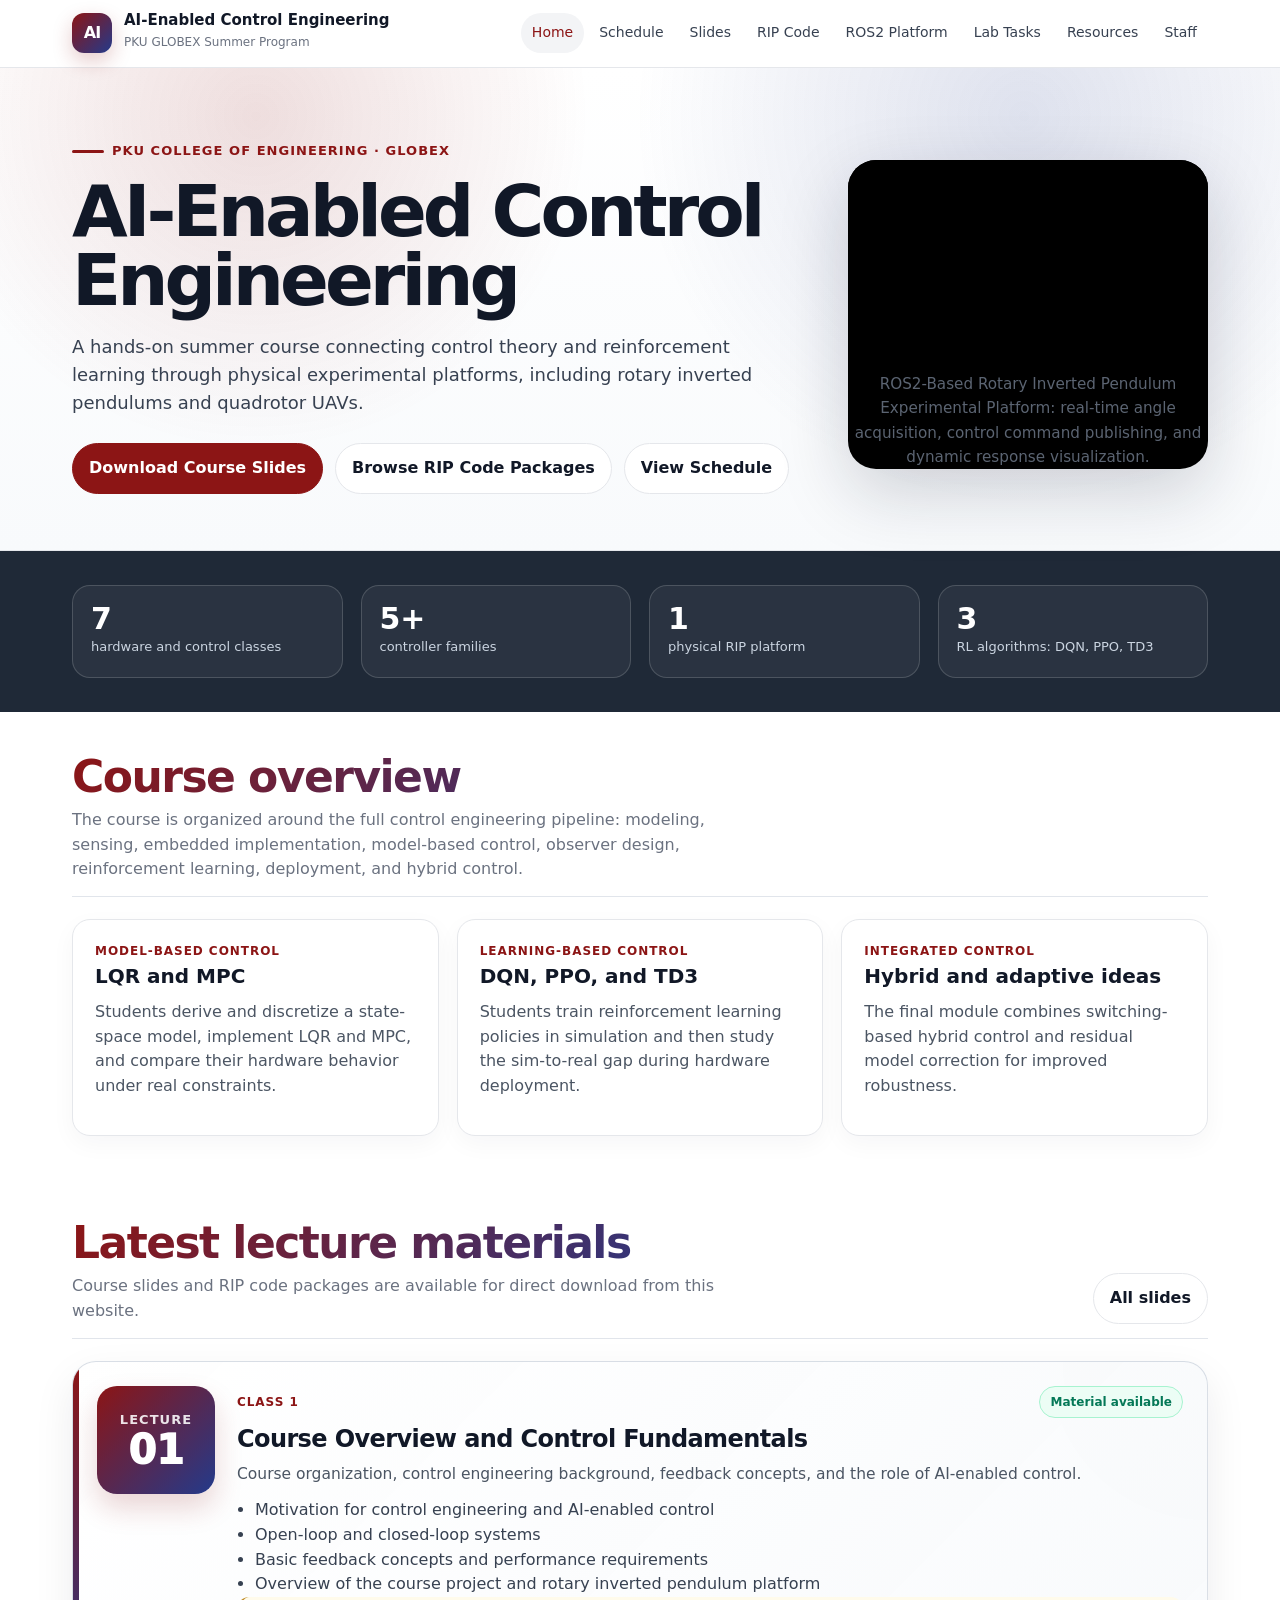
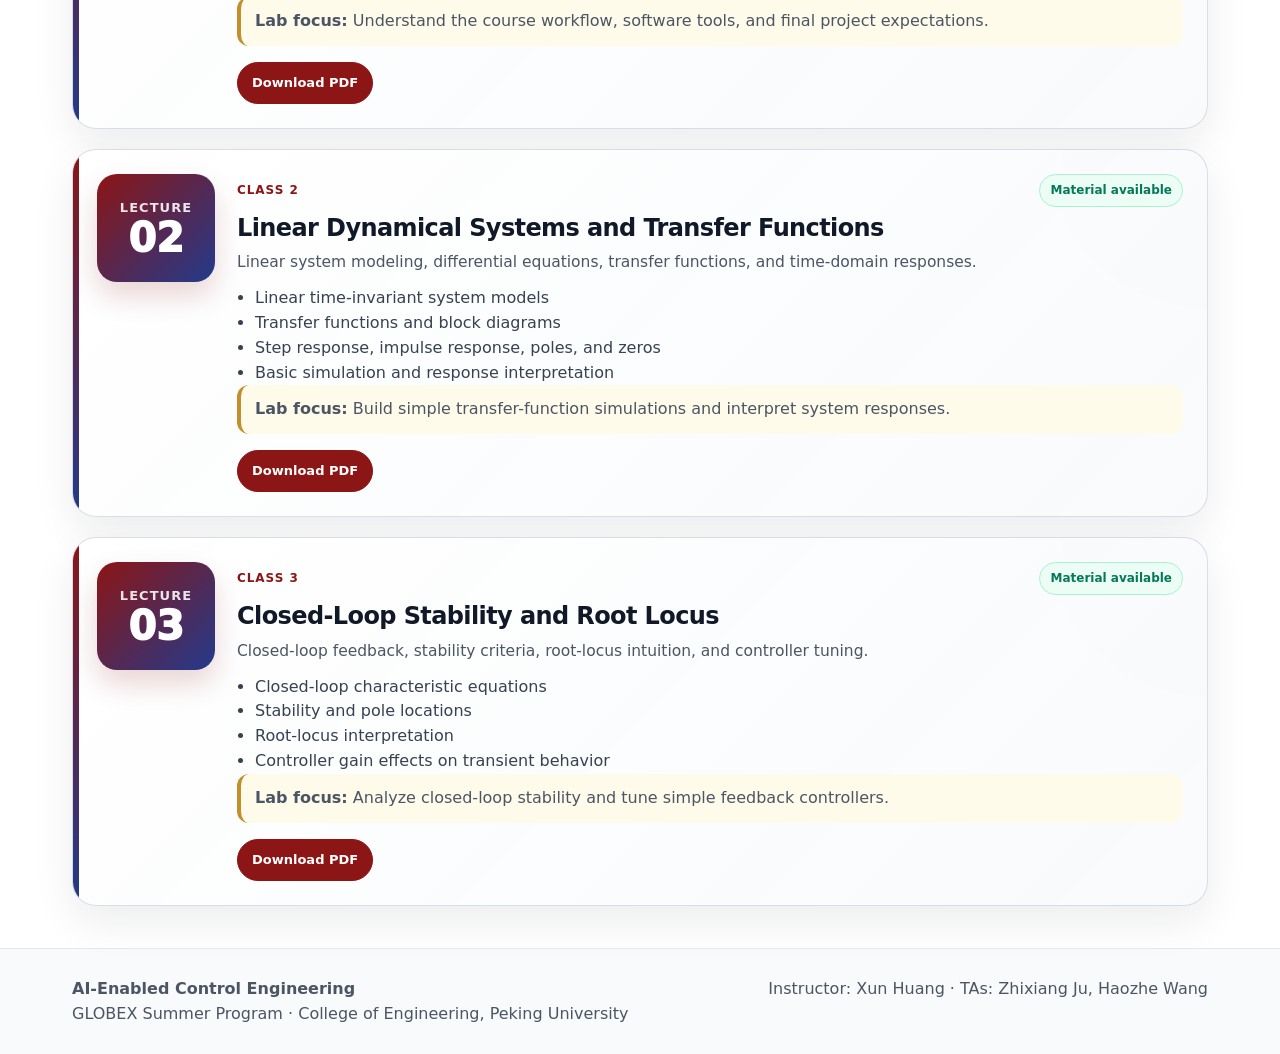
<file: index.html>
<!doctype html>
<html lang="en">
<head>
  <meta charset="utf-8">
  <meta name="viewport" content="width=device-width, initial-scale=1">
  <title>Home · AI-Enabled Control Engineering</title>
  <meta name="description" content="Course website for AI-Enabled Control Engineering, PKU College of Engineering GLOBEX Summer Program.">
  <link rel="stylesheet" href="assets/css/styles.css">

  <style>
    .hero-inner {
      display: grid;
      grid-template-columns: minmax(0, 1.15fr) 360px;
      gap: 56px;
      align-items: center;
    }

    .hero-visual {
      width: 360px;
      max-width: 100%;
      justify-self: end;
      border-radius: 28px;
      overflow: hidden;
      background: #000;
      box-shadow: 0 24px 70px rgba(15, 23, 42, 0.18);
    }

    .hero-video {
      display: block;
      width: 100%;
      aspect-ratio: 3 / 4;
      object-fit: cover;
      background: #000;
    }

    @media (max-width: 900px) {
      .hero-inner {
        grid-template-columns: 1fr;
        gap: 32px;
      }

      .hero-visual {
        width: 320px;
        justify-self: center;
      }
    }
  </style>
</head>

<body>

<header class="site-header">
  <nav class="nav">
    <a class="brand" href="index.html" aria-label="Course home">
      <span class="brand-mark">AI</span>
      <span class="brand-text">
        <strong>AI-Enabled Control Engineering</strong>
        <span>PKU GLOBEX Summer Program</span>
      </span>
    </a>

    <div class="nav-links">
      <a href="index.html">Home</a>
      <a href="schedule.html">Schedule</a>
      <a href="lectures.html">Slides</a>
      <a href="code.html">RIP Code</a>
      <a href="ros2-platform.html">ROS2 Platform</a>
      <a href="tasks.html">Lab Tasks</a>
      <a href="resources.html">Resources</a>
      <a href="staff.html">Staff</a>
    </div>
  </nav>
</header>

<section class="hero">
  <div class="hero-inner">

    <div>
      <div class="eyebrow">PKU College of Engineering · GLOBEX</div>

      <h1>AI-Enabled Control Engineering</h1>

      <p>
        A hands-on summer course connecting control theory and reinforcement learning
        through physical experimental platforms, including rotary inverted pendulums
        and quadrotor UAVs.
      </p>

      <div class="hero-actions">
        <a class="btn primary" href="lectures.html">Download Course Slides</a>
        <a class="btn" href="code.html">Browse RIP Code Packages</a>
        <a class="btn" href="schedule.html">View Schedule</a>
      </div>
    </div>

    <div class="hero-visual">
      <video
        class="hero-video"
        src="assets/vd/ROSRIP_site.mp4"
        autoplay
        muted
        loop
        playsinline
        preload="auto" style="width:100%; aspect-ratio:862/483; object-fit:cover; display:block; border-radius:18px;">
      </video>
<p class="hero-video-caption" style="margin:10px 0 0; text-align:center; font-size:0.95rem; color:#5b6472; line-height:1.6;">
  ROS2-Based Rotary Inverted Pendulum Experimental Platform: real-time angle acquisition, control command publishing, and dynamic response visualization.
</p>

    </div>

  </div>
</section>

<section class="feature-strip">
  <div class="container stats">

    <div class="stat">
      <strong>7</strong>
      <span>hardware and control classes</span>
    </div>

    <div class="stat">
      <strong>5+</strong>
      <span>controller families</span>
    </div>

    <div class="stat">
      <strong>1</strong>
      <span>physical RIP platform</span>
    </div>

    <div class="stat">
      <strong>3</strong>
      <span>RL algorithms: DQN, PPO, TD3</span>
    </div>

  </div>
</section>

<main class="container">

  <div class="section-head">
    <div>
      <h2>Course overview</h2>
      <p>
        The course is organized around the full control engineering pipeline:
        modeling, sensing, embedded implementation, model-based control, observer design,
        reinforcement learning, deployment, and hybrid control.
      </p>
    </div>
  </div>

  <div class="grid cards">

    <article class="card">
      <div class="kicker">Model-based control</div>
      <h3>LQR and MPC</h3>
      <p>
        Students derive and discretize a state-space model, implement LQR and MPC,
        and compare their hardware behavior under real constraints.
      </p>
    </article>

    <article class="card">
      <div class="kicker">Learning-based control</div>
      <h3>DQN, PPO, and TD3</h3>
      <p>
        Students train reinforcement learning policies in simulation and then study
        the sim-to-real gap during hardware deployment.
      </p>
    </article>

    <article class="card">
      <div class="kicker">Integrated control</div>
      <h3>Hybrid and adaptive ideas</h3>
      <p>
        The final module combines switching-based hybrid control and residual model
        correction for improved robustness.
      </p>
    </article>

  </div>

</main>

<section class="container">

  <div class="section-head">
    <div>
      <h2>Latest lecture materials</h2>
      <p>Course slides and RIP code packages are available for direct download from this website.</p>
    </div>

    <a class="btn" href="lectures.html">All slides</a>
  </div>

  <div class="timeline" data-home-lectures></div>

</section>

<footer class="footer">
  <div class="container">
    <div>
      <strong>AI-Enabled Control Engineering</strong><br>
      GLOBEX Summer Program · College of Engineering, Peking University
    </div>

    <div>
      Instructor: Xun Huang · TAs: Zhixiang Ju, Haozhe Wang
    </div>
  </div>
</footer>

<script src="assets/js/course-data.js"></script>
<script src="assets/js/main.js"></script>

</body>
</html>
</file>
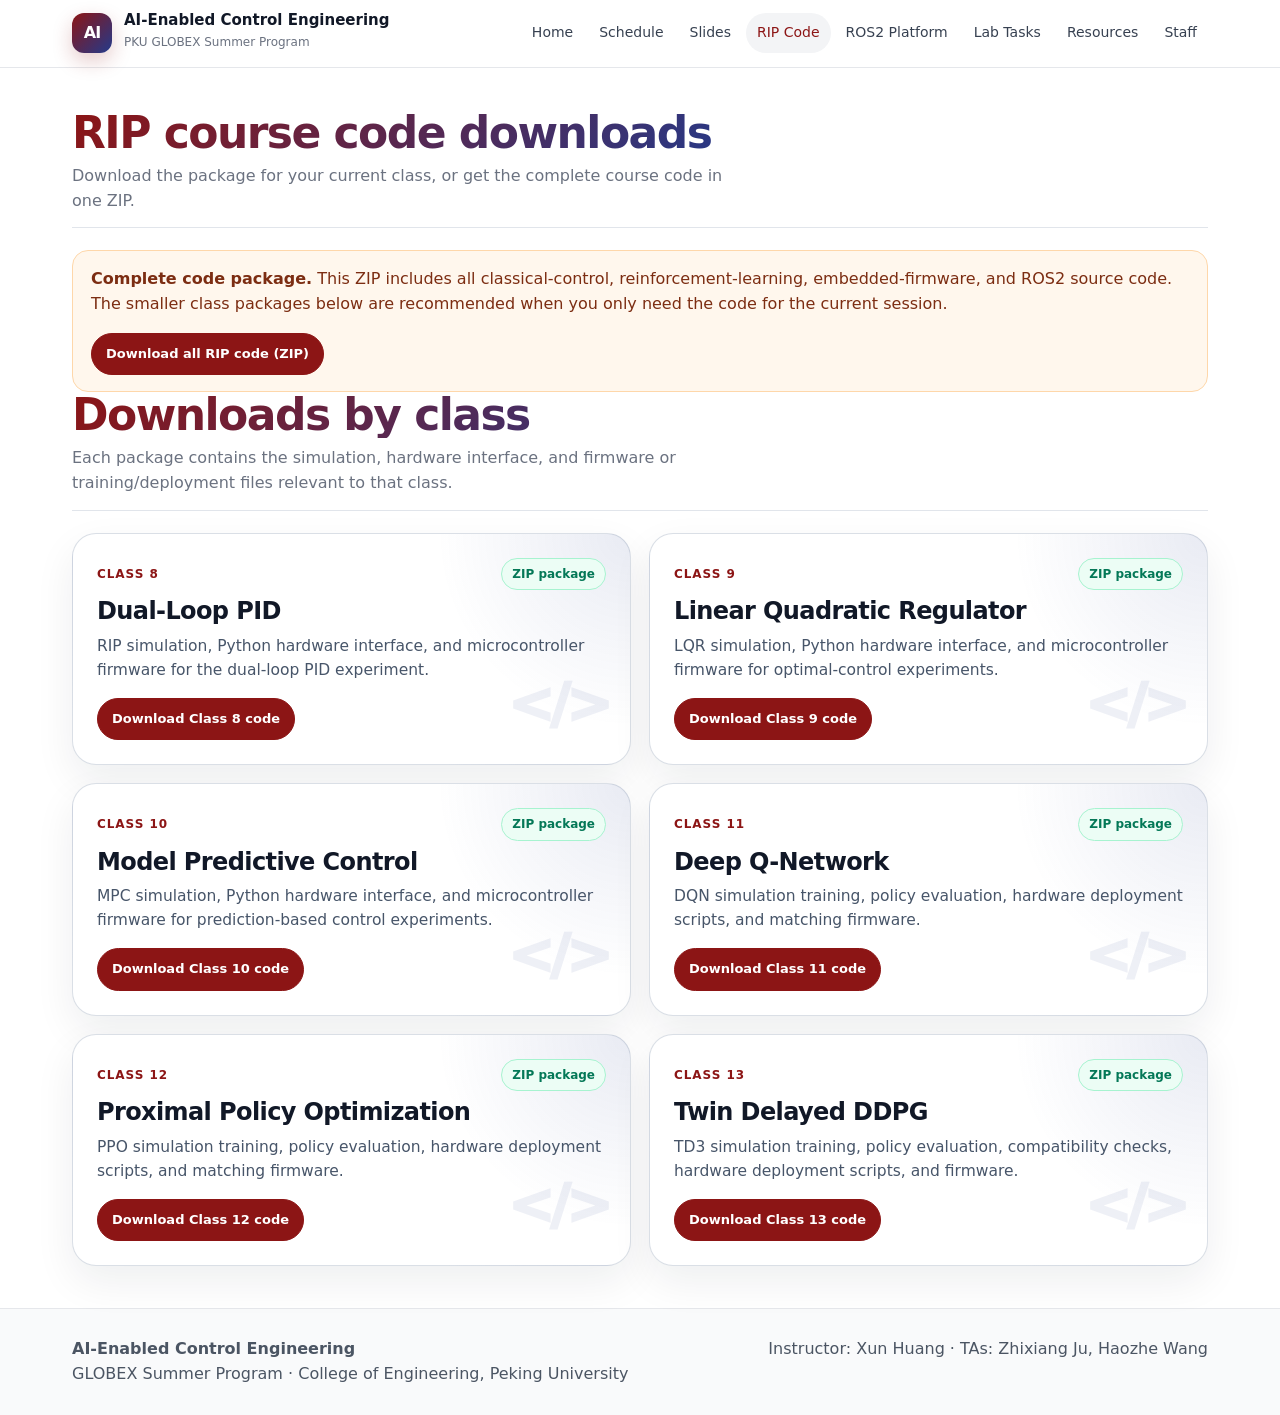
<file: code.html>
<!doctype html>
<html lang="en">
<head>
  <meta charset="utf-8">
  <meta name="viewport" content="width=device-width, initial-scale=1">
  <title>RIP Code · AI-Enabled Control Engineering</title>
  <meta name="description" content="Course website for AI-Enabled Control Engineering, PKU College of Engineering GLOBEX Summer Program.">
  <link rel="stylesheet" href="assets/css/styles.css">
</head>
<body>
<header class="site-header">
  <nav class="nav">
    <a class="brand" href="index.html" aria-label="Course home">
      <span class="brand-mark">AI</span>
      <span class="brand-text"><strong>AI-Enabled Control Engineering</strong><span>PKU GLOBEX Summer Program</span></span>
    </a>
    <div class="nav-links">
      <a href="index.html">Home</a>
      <a href="schedule.html">Schedule</a>
      <a href="lectures.html">Slides</a>
      <a href="code.html">RIP Code</a>
      <a href="ros2-platform.html">ROS2 Platform</a>
      <a href="tasks.html">Lab Tasks</a>
      <a href="resources.html">Resources</a>
      <a href="staff.html">Staff</a>
    </div>
  </nav>
</header>
<main class="container">
  <div class="section-head">
    <div>
      <h2>RIP course code downloads</h2>
      <p>Download the package for your current class, or get the complete course code in one ZIP.</p>
    </div>
  </div>
  <div class="notice">
    <strong>Complete code package.</strong>
    This ZIP includes all classical-control, reinforcement-learning, embedded-firmware, and ROS2 source code.
    The smaller class packages below are recommended when you only need the code for the current session.
    <div class="downloads">
      <a href="downloads/code/RIP_Complete_Course_Code.zip" download>Download all RIP code (ZIP)</a>
    </div>
  </div>

  <div class="section-head">
    <div>
      <h2>Downloads by class</h2>
      <p>Each package contains the simulation, hardware interface, and firmware or training/deployment files relevant to that class.</p>
    </div>
  </div>

  <div class="grid cards" data-code>
    <article class="card code-card modern">
      <div class="code-card-head"><span class="kicker">Class 8</span><span class="status ready">ZIP package</span></div>
      <h3>Dual-Loop PID</h3>
      <p>RIP simulation, Python hardware interface, and microcontroller firmware for the dual-loop PID experiment.</p>
      <div class="downloads"><a href="downloads/code/RIP_Class08_Dual_Loop_PID_Code.zip" download>Download Class 8 code</a></div>
    </article>

    <article class="card code-card modern">
      <div class="code-card-head"><span class="kicker">Class 9</span><span class="status ready">ZIP package</span></div>
      <h3>Linear Quadratic Regulator</h3>
      <p>LQR simulation, Python hardware interface, and microcontroller firmware for optimal-control experiments.</p>
      <div class="downloads"><a href="downloads/code/RIP_Class09_LQR_Code.zip" download>Download Class 9 code</a></div>
    </article>

    <article class="card code-card modern">
      <div class="code-card-head"><span class="kicker">Class 10</span><span class="status ready">ZIP package</span></div>
      <h3>Model Predictive Control</h3>
      <p>MPC simulation, Python hardware interface, and microcontroller firmware for prediction-based control experiments.</p>
      <div class="downloads"><a href="downloads/code/RIP_Class10_MPC_Code.zip" download>Download Class 10 code</a></div>
    </article>

    <article class="card code-card modern">
      <div class="code-card-head"><span class="kicker">Class 11</span><span class="status ready">ZIP package</span></div>
      <h3>Deep Q-Network</h3>
      <p>DQN simulation training, policy evaluation, hardware deployment scripts, and matching firmware.</p>
      <div class="downloads"><a href="downloads/code/RIP_Class11_DQN_Code.zip" download>Download Class 11 code</a></div>
    </article>

    <article class="card code-card modern">
      <div class="code-card-head"><span class="kicker">Class 12</span><span class="status ready">ZIP package</span></div>
      <h3>Proximal Policy Optimization</h3>
      <p>PPO simulation training, policy evaluation, hardware deployment scripts, and matching firmware.</p>
      <div class="downloads"><a href="downloads/code/RIP_Class12_PPO_Code.zip" download>Download Class 12 code</a></div>
    </article>

    <article class="card code-card modern">
      <div class="code-card-head"><span class="kicker">Class 13</span><span class="status ready">ZIP package</span></div>
      <h3>Twin Delayed DDPG</h3>
      <p>TD3 simulation training, policy evaluation, compatibility checks, hardware deployment scripts, and firmware.</p>
      <div class="downloads"><a href="downloads/code/RIP_Class13_TD3_Code.zip" download>Download Class 13 code</a></div>
    </article>
  </div>

</main>
<footer class="footer">
  <div class="container">
    <div><strong>AI-Enabled Control Engineering</strong><br>GLOBEX Summer Program · College of Engineering, Peking University</div>
    <div>Instructor: Xun Huang · TAs: Zhixiang Ju, Haozhe Wang</div>
  </div>
</footer>
<script src="assets/js/course-data.js"></script>
<script src="assets/js/main.js"></script>
</body>
</html>
</file>
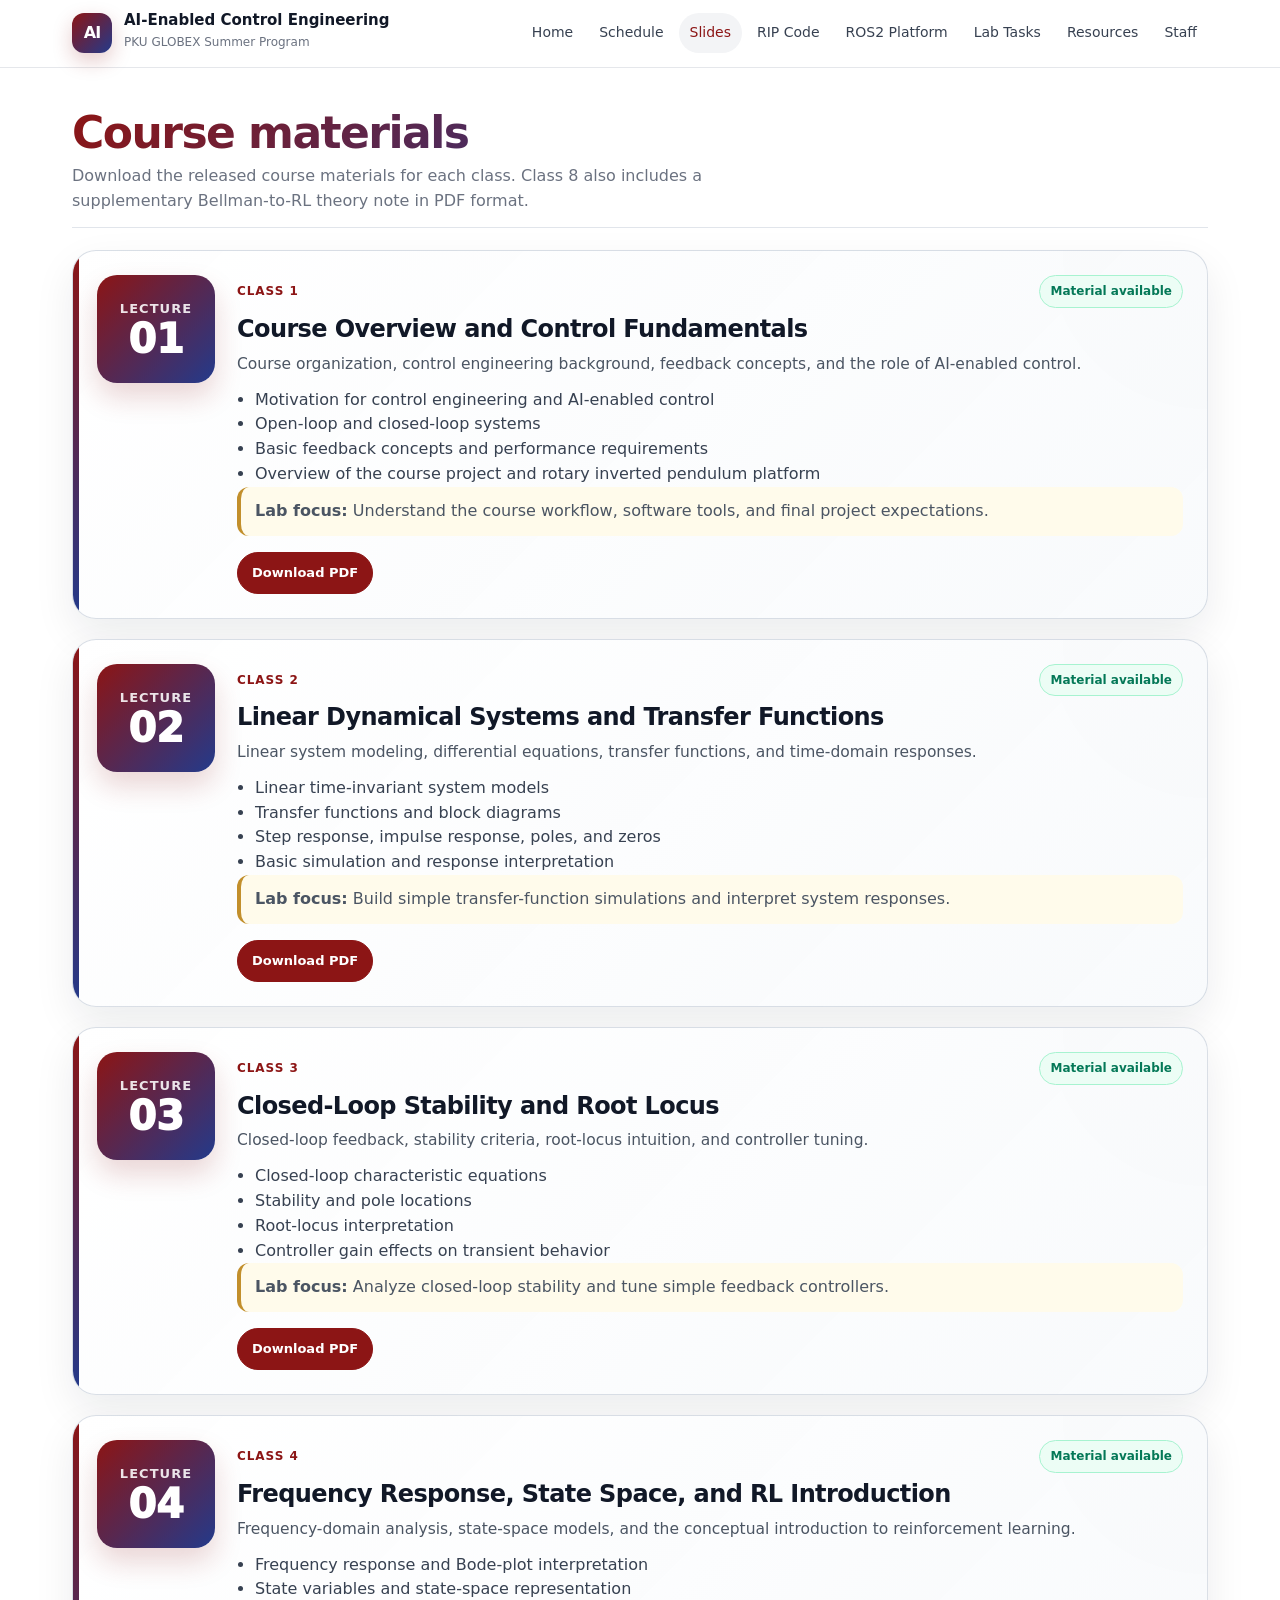
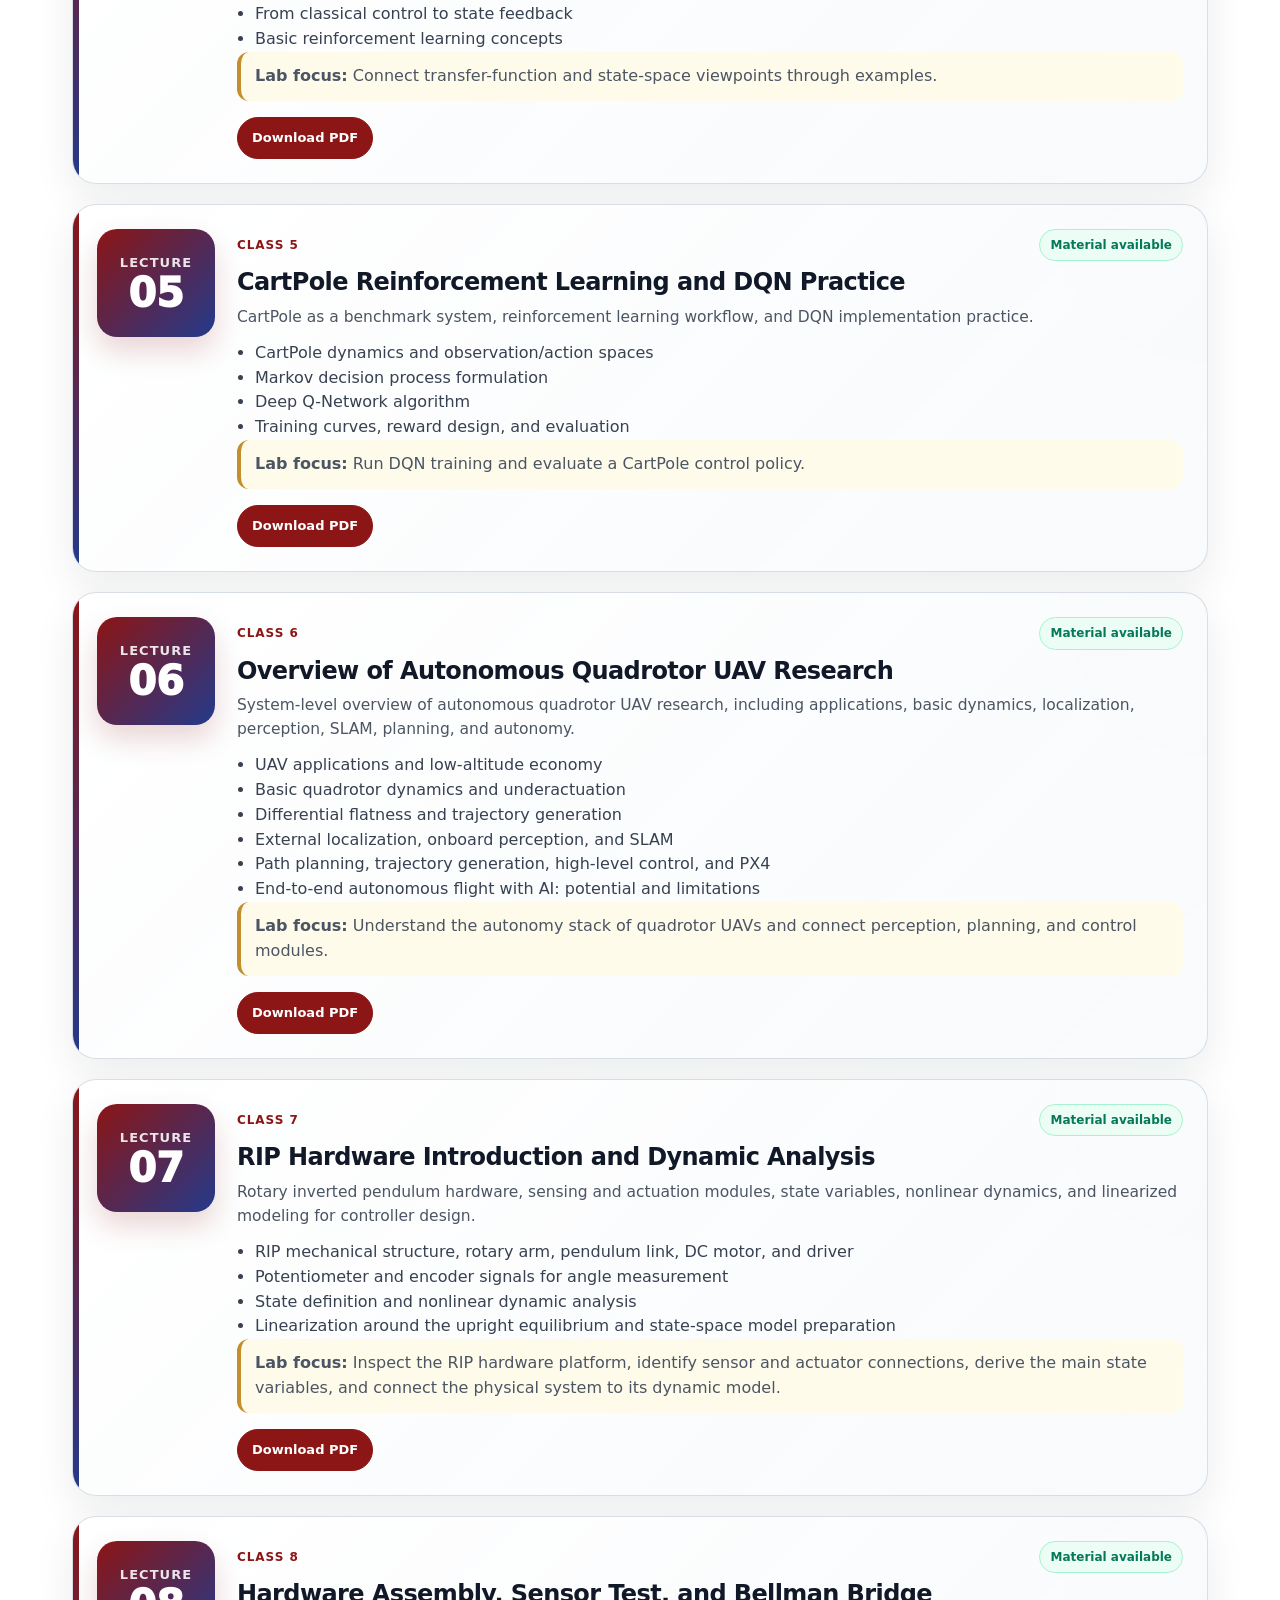
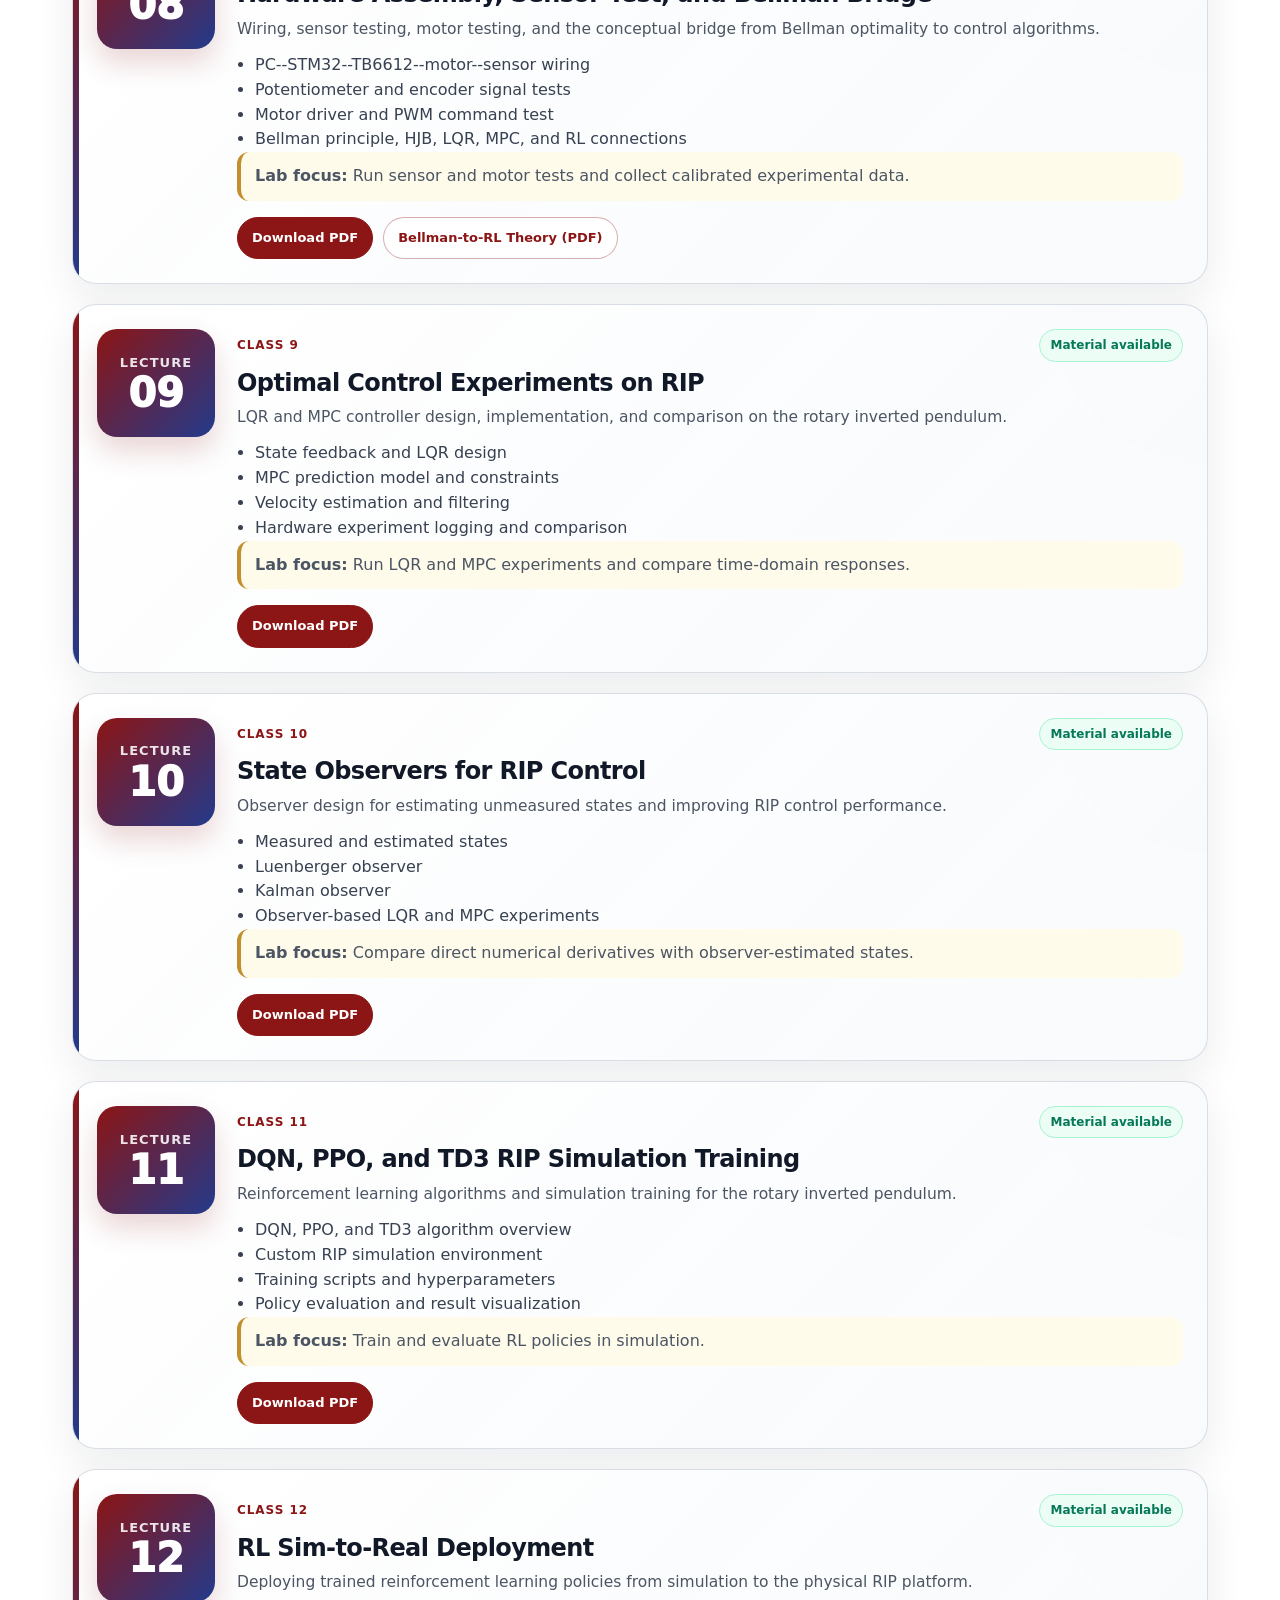
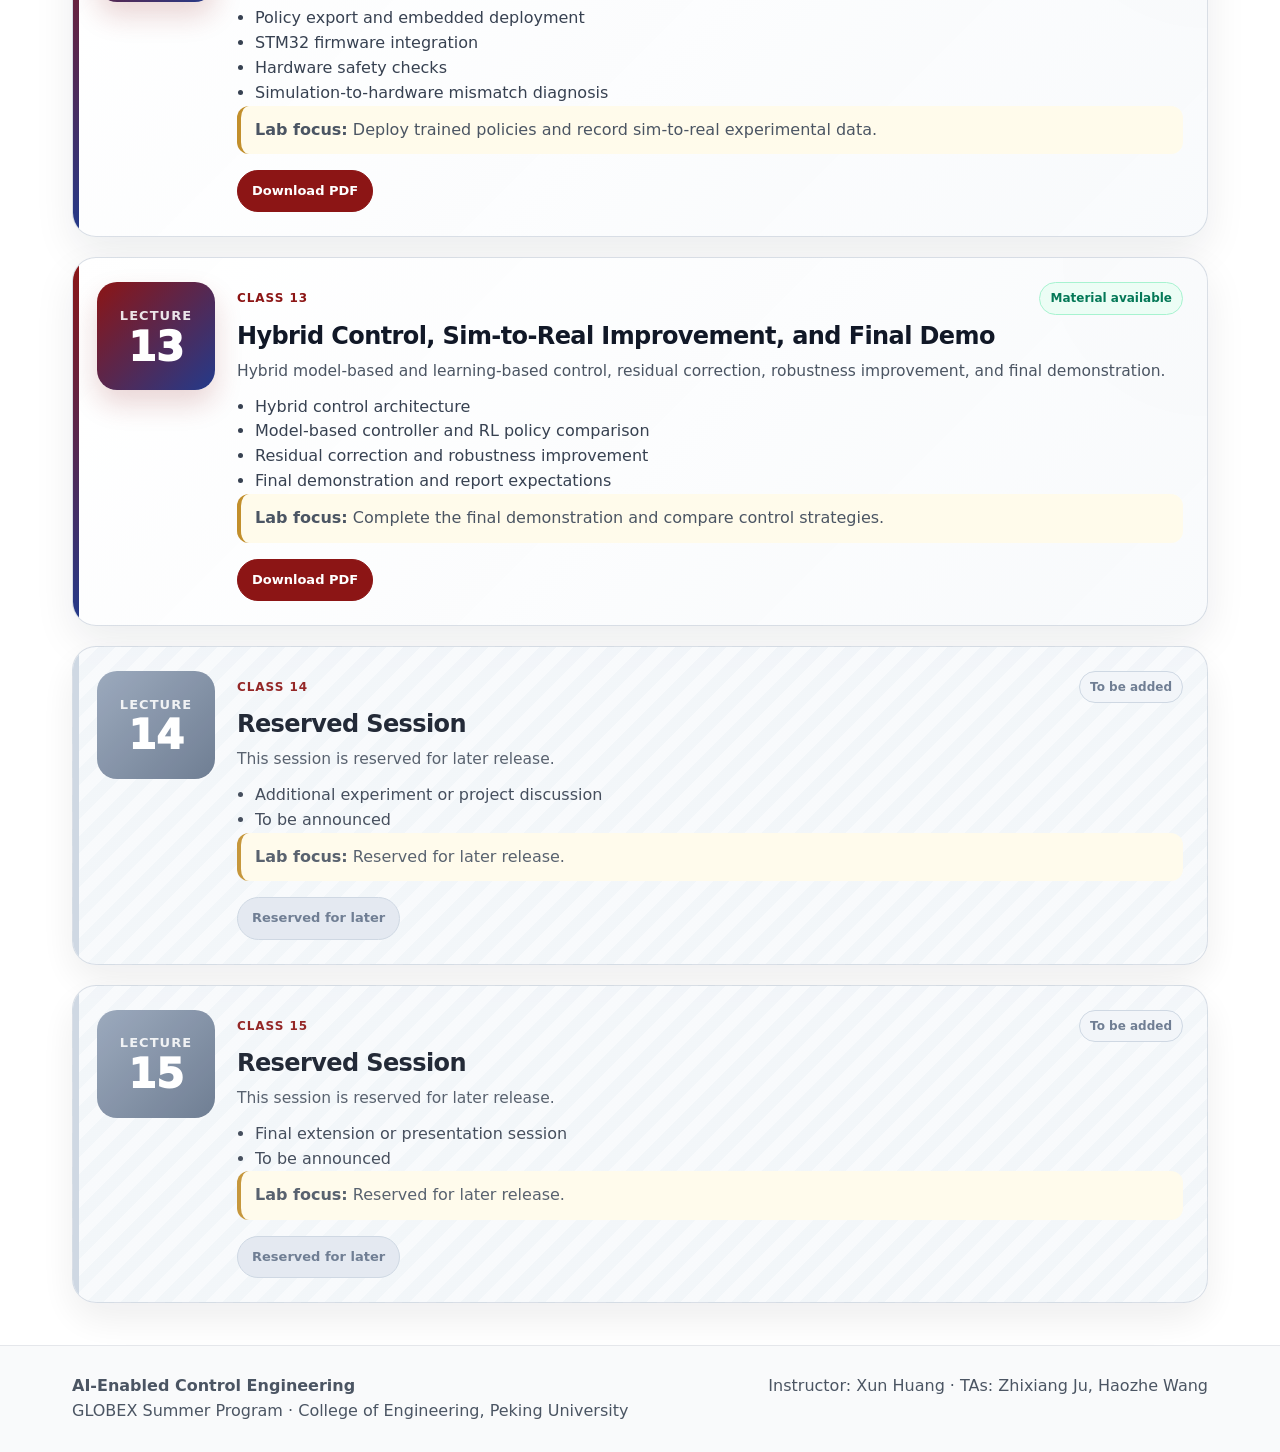
<file: lectures.html>
<!doctype html>
<html lang="en">
<head>
  <meta charset="utf-8">
  <meta name="viewport" content="width=device-width, initial-scale=1">
  <title>Slides · AI-Enabled Control Engineering</title>
  <meta name="description" content="Course website for AI-Enabled Control Engineering, PKU College of Engineering GLOBEX Summer Program.">
  <link rel="stylesheet" href="assets/css/styles.css">
</head>
<body>
<header class="site-header">
  <nav class="nav">
    <a class="brand" href="index.html" aria-label="Course home">
      <span class="brand-mark">AI</span>
      <span class="brand-text"><strong>AI-Enabled Control Engineering</strong><span>PKU GLOBEX Summer Program</span></span>
    </a>
    <div class="nav-links">
      <a href="index.html">Home</a>
      <a href="schedule.html">Schedule</a>
      <a href="lectures.html">Slides</a>
      <a href="code.html">RIP Code</a>
      <a href="ros2-platform.html">ROS2 Platform</a>
      <a href="tasks.html">Lab Tasks</a>
      <a href="resources.html">Resources</a>
      <a href="staff.html">Staff</a>
    </div>
  </nav>
</header>
<main class="container">
  <div class="section-head"><div><h2>Course materials</h2><p>Download the released course materials for each class. Class 8 also includes a supplementary Bellman-to-RL theory note in PDF format.</p></div></div>
  <div class="timeline" data-lectures></div>
</main>
<footer class="footer">
  <div class="container">
    <div><strong>AI-Enabled Control Engineering</strong><br>GLOBEX Summer Program · College of Engineering, Peking University</div>
    <div>Instructor: Xun Huang · TAs: Zhixiang Ju, Haozhe Wang</div>
  </div>
</footer>
<script src="assets/js/course-data.js"></script>
<script src="assets/js/main.js"></script>
</body>
</html>
</file>
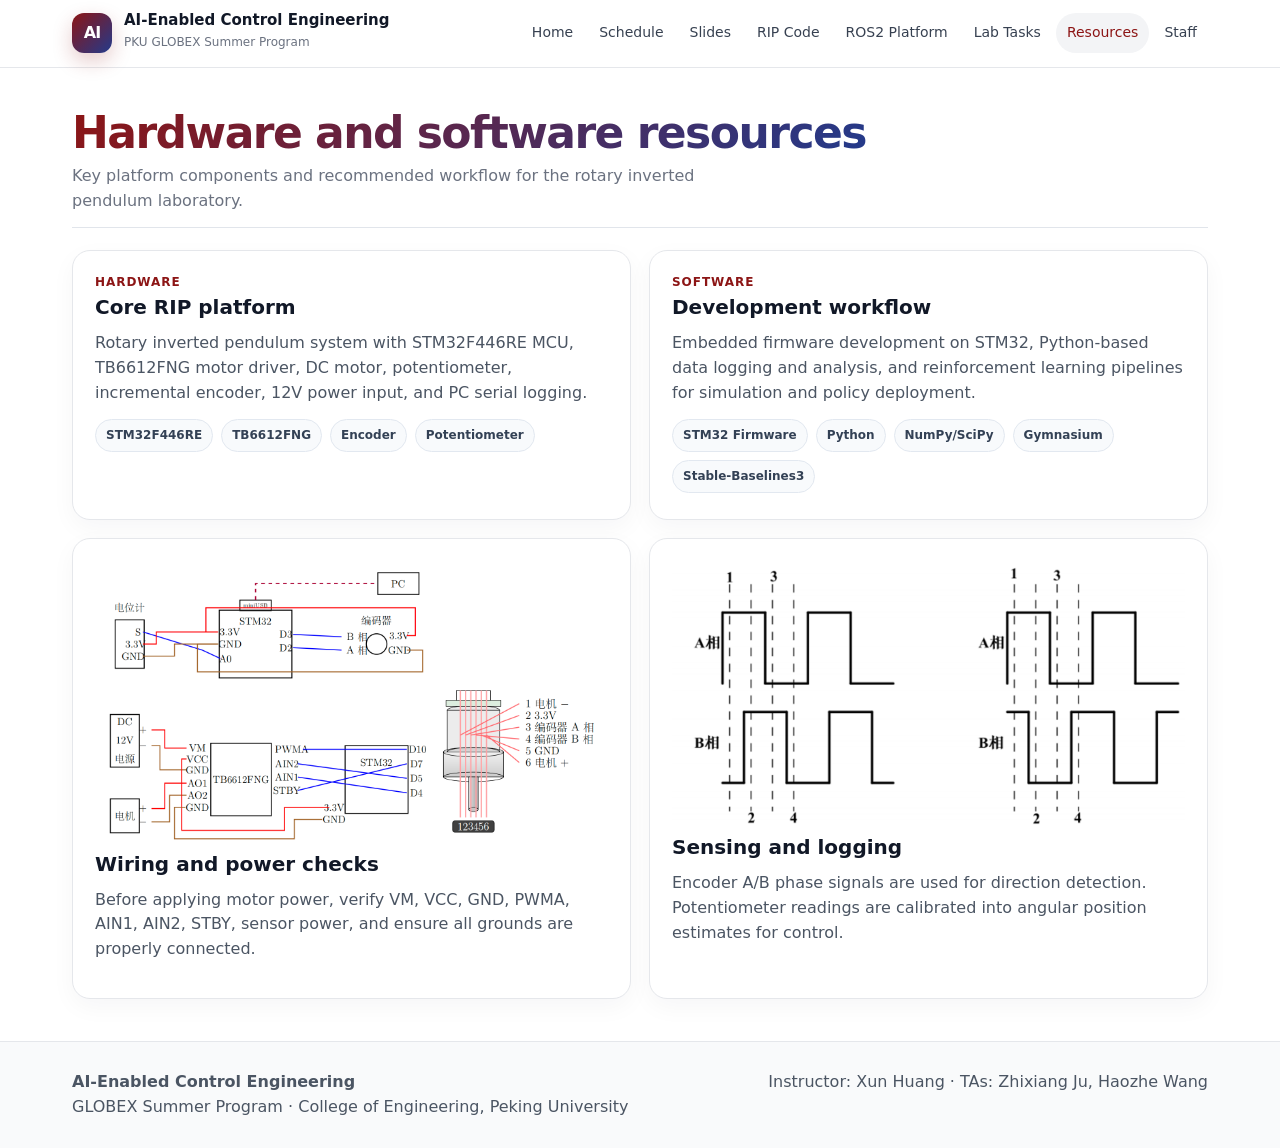
<file: resources.html>
<!doctype html>
<html lang="en">
<head>
  <meta charset="utf-8">
  <meta name="viewport" content="width=device-width, initial-scale=1">
  <title>Resources · AI-Enabled Control Engineering</title>
  <meta name="description" content="Course website for AI-Enabled Control Engineering, PKU College of Engineering GLOBEX Summer Program.">
  <link rel="stylesheet" href="assets/css/styles.css">
</head>

<body>

<header class="site-header">
  <nav class="nav">
    <a class="brand" href="index.html" aria-label="Course home">
      <span class="brand-mark">AI</span>
      <span class="brand-text">
        <strong>AI-Enabled Control Engineering</strong>
        <span>PKU GLOBEX Summer Program</span>
      </span>
    </a>

    <div class="nav-links">
      <a href="index.html">Home</a>
      <a href="schedule.html">Schedule</a>
      <a href="lectures.html">Slides</a>
      <a href="code.html">RIP Code</a>
      <a href="ros2-platform.html">ROS2 Platform</a>
      <a href="tasks.html">Lab Tasks</a>
      <a href="resources.html">Resources</a>
      <a href="staff.html">Staff</a>
    </div>
  </nav>
</header>

<main class="container">

  <div class="section-head">
    <div>
      <h2>Hardware and software resources</h2>
      <p>Key platform components and recommended workflow for the rotary inverted pendulum laboratory.</p>
    </div>
  </div>

  <div class="grid two">

    <article class="card">
      <div class="kicker">Hardware</div>
      <h3>Core RIP platform</h3>
      <p>
        Rotary inverted pendulum system with STM32F446RE MCU, TB6612FNG motor driver,
        DC motor, potentiometer, incremental encoder, 12V power input, and PC serial logging.
      </p>
      <div class="pill-row">
        <span class="pill">STM32F446RE</span>
        <span class="pill">TB6612FNG</span>
        <span class="pill">Encoder</span>
        <span class="pill">Potentiometer</span>
      </div>
    </article>

    <article class="card">
      <div class="kicker">Software</div>
      <h3>Development workflow</h3>
      <p>
        Embedded firmware development on STM32, Python-based data logging and analysis,
        and reinforcement learning pipelines for simulation and policy deployment.
      </p>
      <div class="pill-row">
        <span class="pill">STM32 Firmware</span>
        <span class="pill">Python</span>
        <span class="pill">NumPy/SciPy</span>
        <span class="pill">Gymnasium</span>
        <span class="pill">Stable-Baselines3</span>
      </div>
    </article>

  </div>

  <div class="grid two" style="margin-top:18px">

    <article class="card">
      <img src="assets/img/wiring.png" alt="Wiring material image">
      <h3>Wiring and power checks</h3>
      <p>
        Before applying motor power, verify VM, VCC, GND, PWMA, AIN1, AIN2, STBY,
        sensor power, and ensure all grounds are properly connected.
      </p>
    </article>

    <article class="card">
      <img src="assets/img/encoder_ab_phase.png" alt="Encoder A/B phase diagram">
      <h3>Sensing and logging</h3>
      <p>
        Encoder A/B phase signals are used for direction detection.
        Potentiometer readings are calibrated into angular position estimates for control.
      </p>
    </article>

  </div>

</main>

<footer class="footer">
  <div class="container">
    <div>
      <strong>AI-Enabled Control Engineering</strong><br>
      GLOBEX Summer Program · College of Engineering, Peking University
    </div>
    <div>
      Instructor: Xun Huang · TAs: Zhixiang Ju, Haozhe Wang
    </div>
  </div>
</footer>

<script src="assets/js/course-data.js"></script>
<script src="assets/js/main.js"></script>

</body>
</html>
</file>
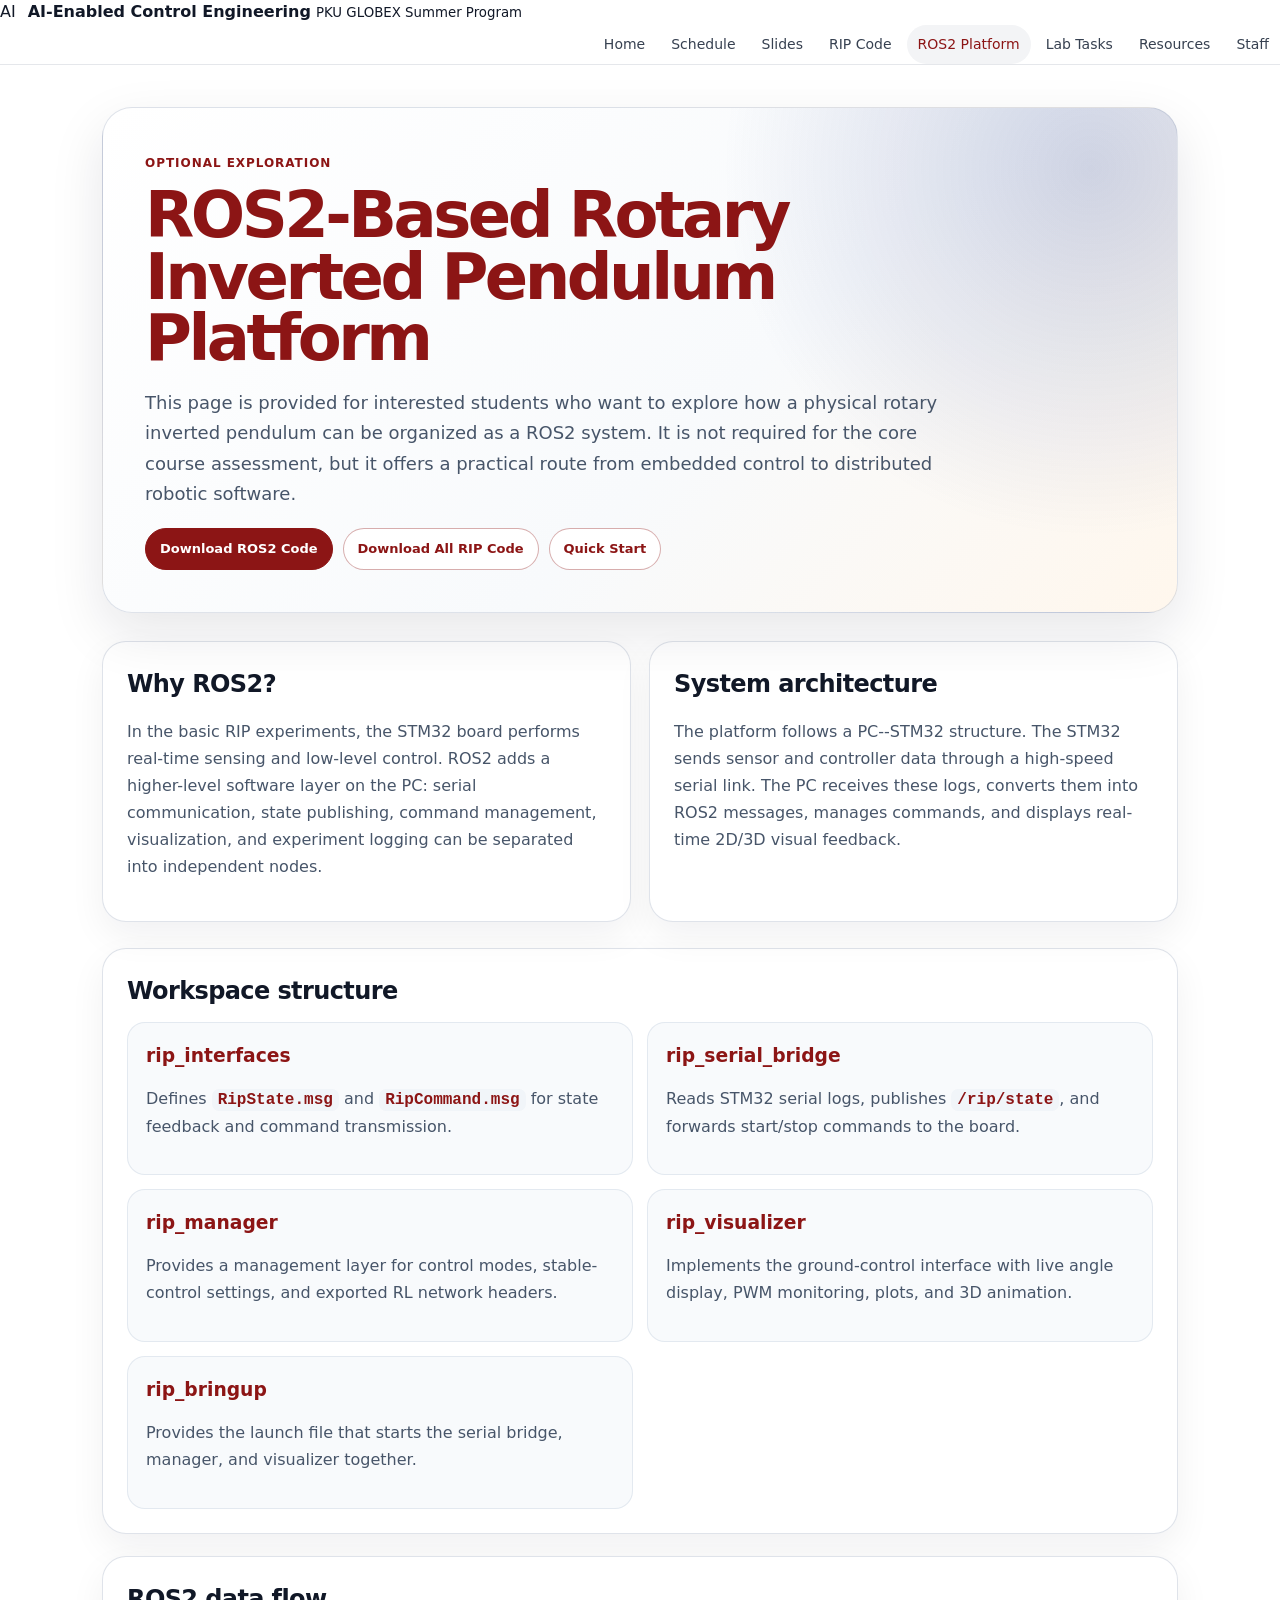
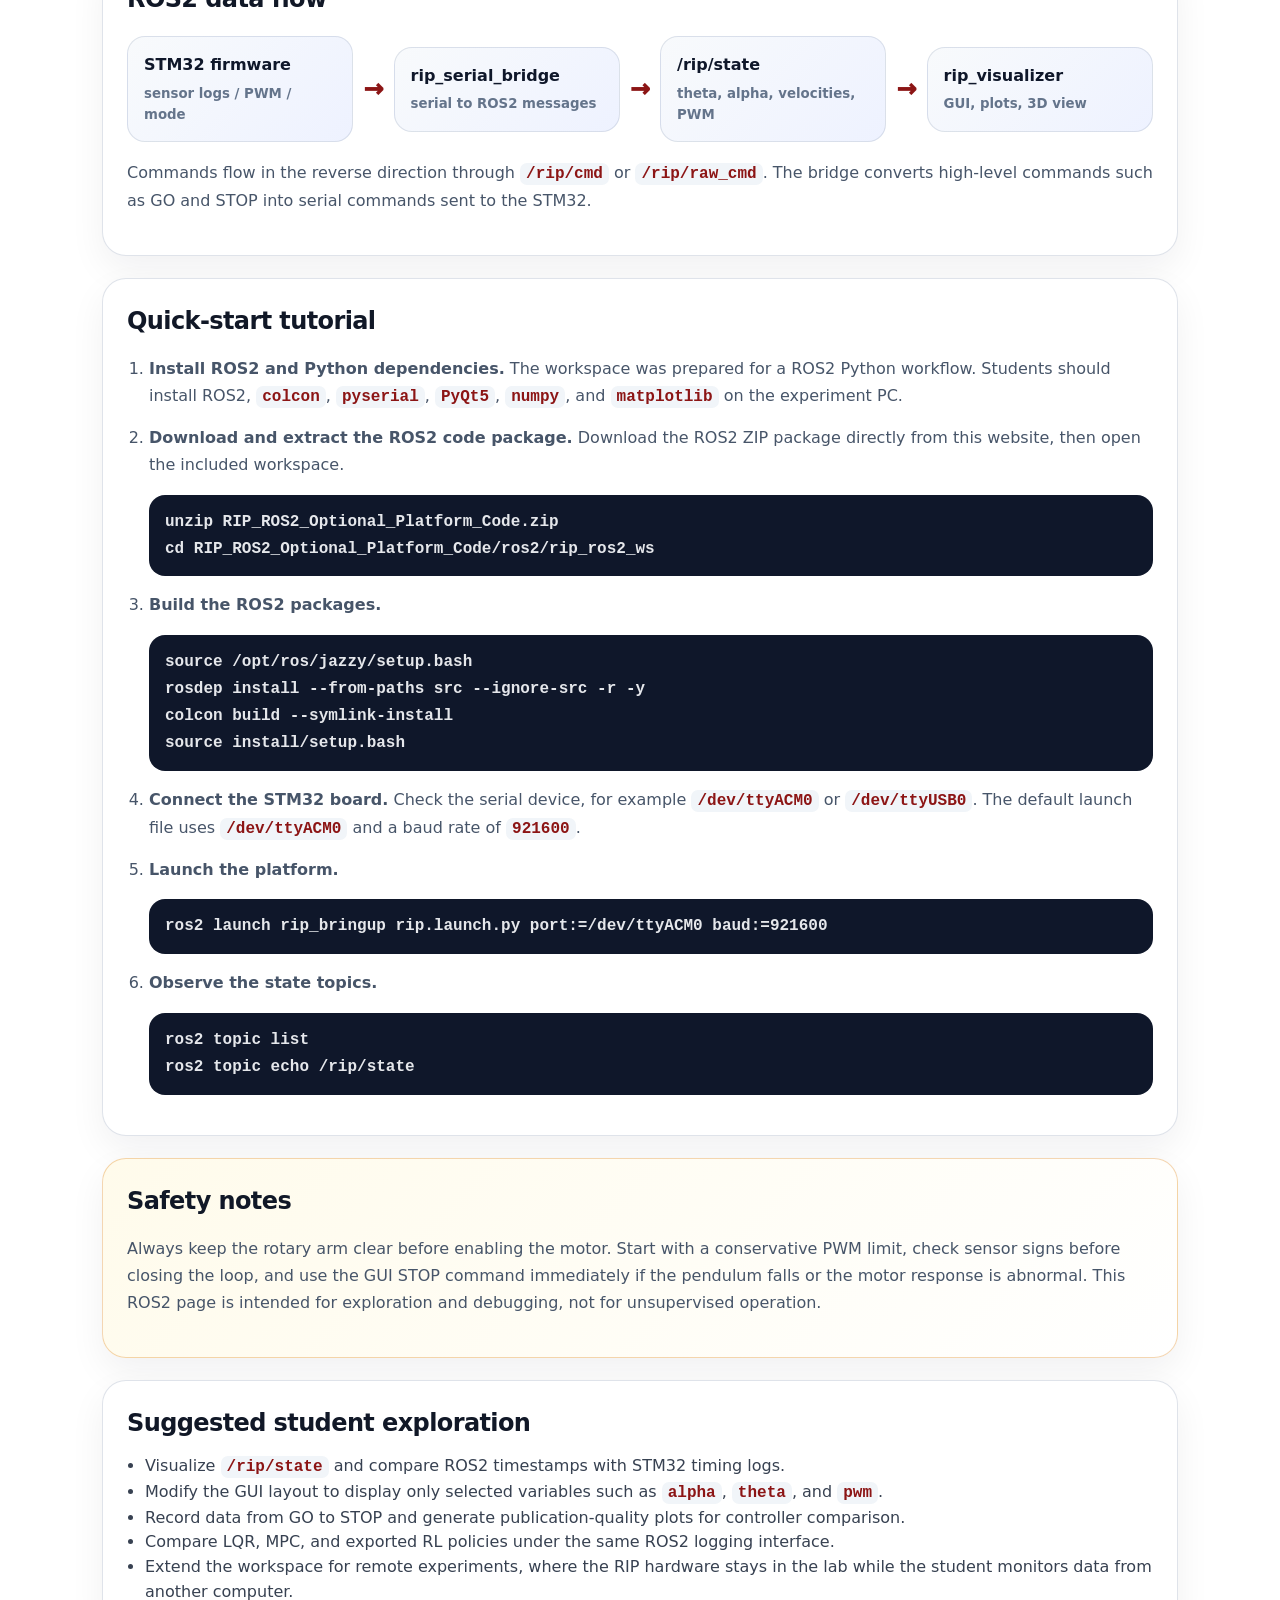
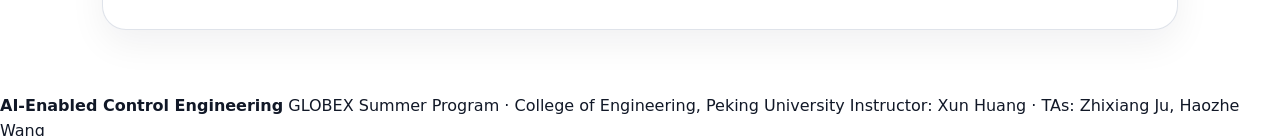
<file: ros2-platform.html>
<!doctype html>
<html lang="en">
<head>
  <meta charset="utf-8">
  <meta name="viewport" content="width=device-width, initial-scale=1">
  <title>ROS2 RIP Platform · AI-Enabled Control Engineering</title>
  <link rel="stylesheet" href="assets/css/styles.css">
  <script src="assets/js/course-data.js" defer></script>
  <script src="assets/js/main.js" defer></script>
</head>
<body>
  <header class="site-header">
    <a class="brand" href="index.html">
      <span class="logo">AI</span>
      <span>
        <strong>AI-Enabled Control Engineering</strong>
        <small>PKU GLOBEX Summer Program</small>
      </span>
    </a>
    <nav class="nav-links">
      <a href="index.html">Home</a>
      <a href="schedule.html">Schedule</a>
      <a href="lectures.html">Slides</a>
      <a href="code.html">RIP Code</a>
      <a href="ros2-platform.html">ROS2 Platform</a>
      <a href="tasks.html">Lab Tasks</a>
      <a href="resources.html">Resources</a>
      <a href="staff.html">Staff</a>
    </nav>
  </header>

  <main class="container page ros2-page">
    <section class="ros2-hero">
      <span class="kicker">Optional Exploration</span>
      <h1>ROS2-Based Rotary Inverted Pendulum Platform</h1>
      <p class="lead">
        This page is provided for interested students who want to explore how a physical rotary inverted
        pendulum can be organized as a ROS2 system. It is not required for the core course assessment,
        but it offers a practical route from embedded control to distributed robotic software.
      </p>
      <div class="downloads">
        <a class="download-btn" href="downloads/code/RIP_ROS2_Optional_Platform_Code.zip" download>Download ROS2 Code</a>
        <a class="download-btn ghost" href="downloads/code/RIP_Complete_Course_Code.zip" download>Download All RIP Code</a>
        <a class="download-btn ghost" href="#quick-start">Quick Start</a>
      </div>
    </section>

    <section class="ros2-grid">
      <article class="ros2-card">
        <h2>Why ROS2?</h2>
        <p>
          In the basic RIP experiments, the STM32 board performs real-time sensing and low-level control.
          ROS2 adds a higher-level software layer on the PC: serial communication, state publishing,
          command management, visualization, and experiment logging can be separated into independent nodes.
        </p>
      </article>

      <article class="ros2-card">
        <h2>System architecture</h2>
        <p>
          The platform follows a PC--STM32 structure. The STM32 sends sensor and controller data through
          a high-speed serial link. The PC receives these logs, converts them into ROS2 messages, manages
          commands, and displays real-time 2D/3D visual feedback.
        </p>
      </article>
    </section>

    <section class="ros2-section">
      <h2>Workspace structure</h2>
      <div class="module-list">
        <article>
          <h3>rip_interfaces</h3>
          <p>Defines <code>RipState.msg</code> and <code>RipCommand.msg</code> for state feedback and command transmission.</p>
        </article>
        <article>
          <h3>rip_serial_bridge</h3>
          <p>Reads STM32 serial logs, publishes <code>/rip/state</code>, and forwards start/stop commands to the board.</p>
        </article>
        <article>
          <h3>rip_manager</h3>
          <p>Provides a management layer for control modes, stable-control settings, and exported RL network headers.</p>
        </article>
        <article>
          <h3>rip_visualizer</h3>
          <p>Implements the ground-control interface with live angle display, PWM monitoring, plots, and 3D animation.</p>
        </article>
        <article>
          <h3>rip_bringup</h3>
          <p>Provides the launch file that starts the serial bridge, manager, and visualizer together.</p>
        </article>
      </div>
    </section>

    <section class="ros2-section">
      <h2>ROS2 data flow</h2>
      <div class="flow">
        <div>STM32 firmware<br><small>sensor logs / PWM / mode</small></div>
        <span>→</span>
        <div>rip_serial_bridge<br><small>serial to ROS2 messages</small></div>
        <span>→</span>
        <div>/rip/state<br><small>theta, alpha, velocities, PWM</small></div>
        <span>→</span>
        <div>rip_visualizer<br><small>GUI, plots, 3D view</small></div>
      </div>
      <p>
        Commands flow in the reverse direction through <code>/rip/cmd</code> or <code>/rip/raw_cmd</code>.
        The bridge converts high-level commands such as GO and STOP into serial commands sent to the STM32.
      </p>
    </section>

    <section class="ros2-section" id="quick-start">
      <h2>Quick-start tutorial</h2>
      <ol class="steps">
        <li>
          <strong>Install ROS2 and Python dependencies.</strong>
          The workspace was prepared for a ROS2 Python workflow. Students should install ROS2, <code>colcon</code>,
          <code>pyserial</code>, <code>PyQt5</code>, <code>numpy</code>, and <code>matplotlib</code> on the experiment PC.
        </li>
        <li>
          <strong>Download and extract the ROS2 code package.</strong>
          Download the <a href="downloads/code/RIP_ROS2_Optional_Platform_Code.zip" download>ROS2 ZIP package</a>
          directly from this website, then open the included workspace.
          <pre><code>unzip RIP_ROS2_Optional_Platform_Code.zip
cd RIP_ROS2_Optional_Platform_Code/ros2/rip_ros2_ws</code></pre>
        </li>
        <li>
          <strong>Build the ROS2 packages.</strong>
          <pre><code>source /opt/ros/jazzy/setup.bash
rosdep install --from-paths src --ignore-src -r -y
colcon build --symlink-install
source install/setup.bash</code></pre>
        </li>
        <li>
          <strong>Connect the STM32 board.</strong>
          Check the serial device, for example <code>/dev/ttyACM0</code> or <code>/dev/ttyUSB0</code>.
          The default launch file uses <code>/dev/ttyACM0</code> and a baud rate of <code>921600</code>.
        </li>
        <li>
          <strong>Launch the platform.</strong>
          <pre><code>ros2 launch rip_bringup rip.launch.py port:=/dev/ttyACM0 baud:=921600</code></pre>
        </li>
        <li>
          <strong>Observe the state topics.</strong>
          <pre><code>ros2 topic list
ros2 topic echo /rip/state</code></pre>
        </li>
      </ol>
    </section>

    <section class="ros2-section warning-panel">
      <h2>Safety notes</h2>
      <p>
        Always keep the rotary arm clear before enabling the motor. Start with a conservative PWM limit,
        check sensor signs before closing the loop, and use the GUI STOP command immediately if the pendulum
        falls or the motor response is abnormal. This ROS2 page is intended for exploration and debugging,
        not for unsupervised operation.
      </p>
    </section>

    <section class="ros2-section">
      <h2>Suggested student exploration</h2>
      <ul class="clean">
        <li>Visualize <code>/rip/state</code> and compare ROS2 timestamps with STM32 timing logs.</li>
        <li>Modify the GUI layout to display only selected variables such as <code>alpha</code>, <code>theta</code>, and <code>pwm</code>.</li>
        <li>Record data from GO to STOP and generate publication-quality plots for controller comparison.</li>
        <li>Compare LQR, MPC, and exported RL policies under the same ROS2 logging interface.</li>
        <li>Extend the workspace for remote experiments, where the RIP hardware stays in the lab while the student monitors data from another computer.</li>
      </ul>
    </section>
  </main>

  <footer class="site-footer">
    <strong>AI-Enabled Control Engineering</strong>
    <span>GLOBEX Summer Program · College of Engineering, Peking University</span>
    <span>Instructor: Xun Huang · TAs: Zhixiang Ju, Haozhe Wang</span>
  </footer>
</body>
</html>
</file>
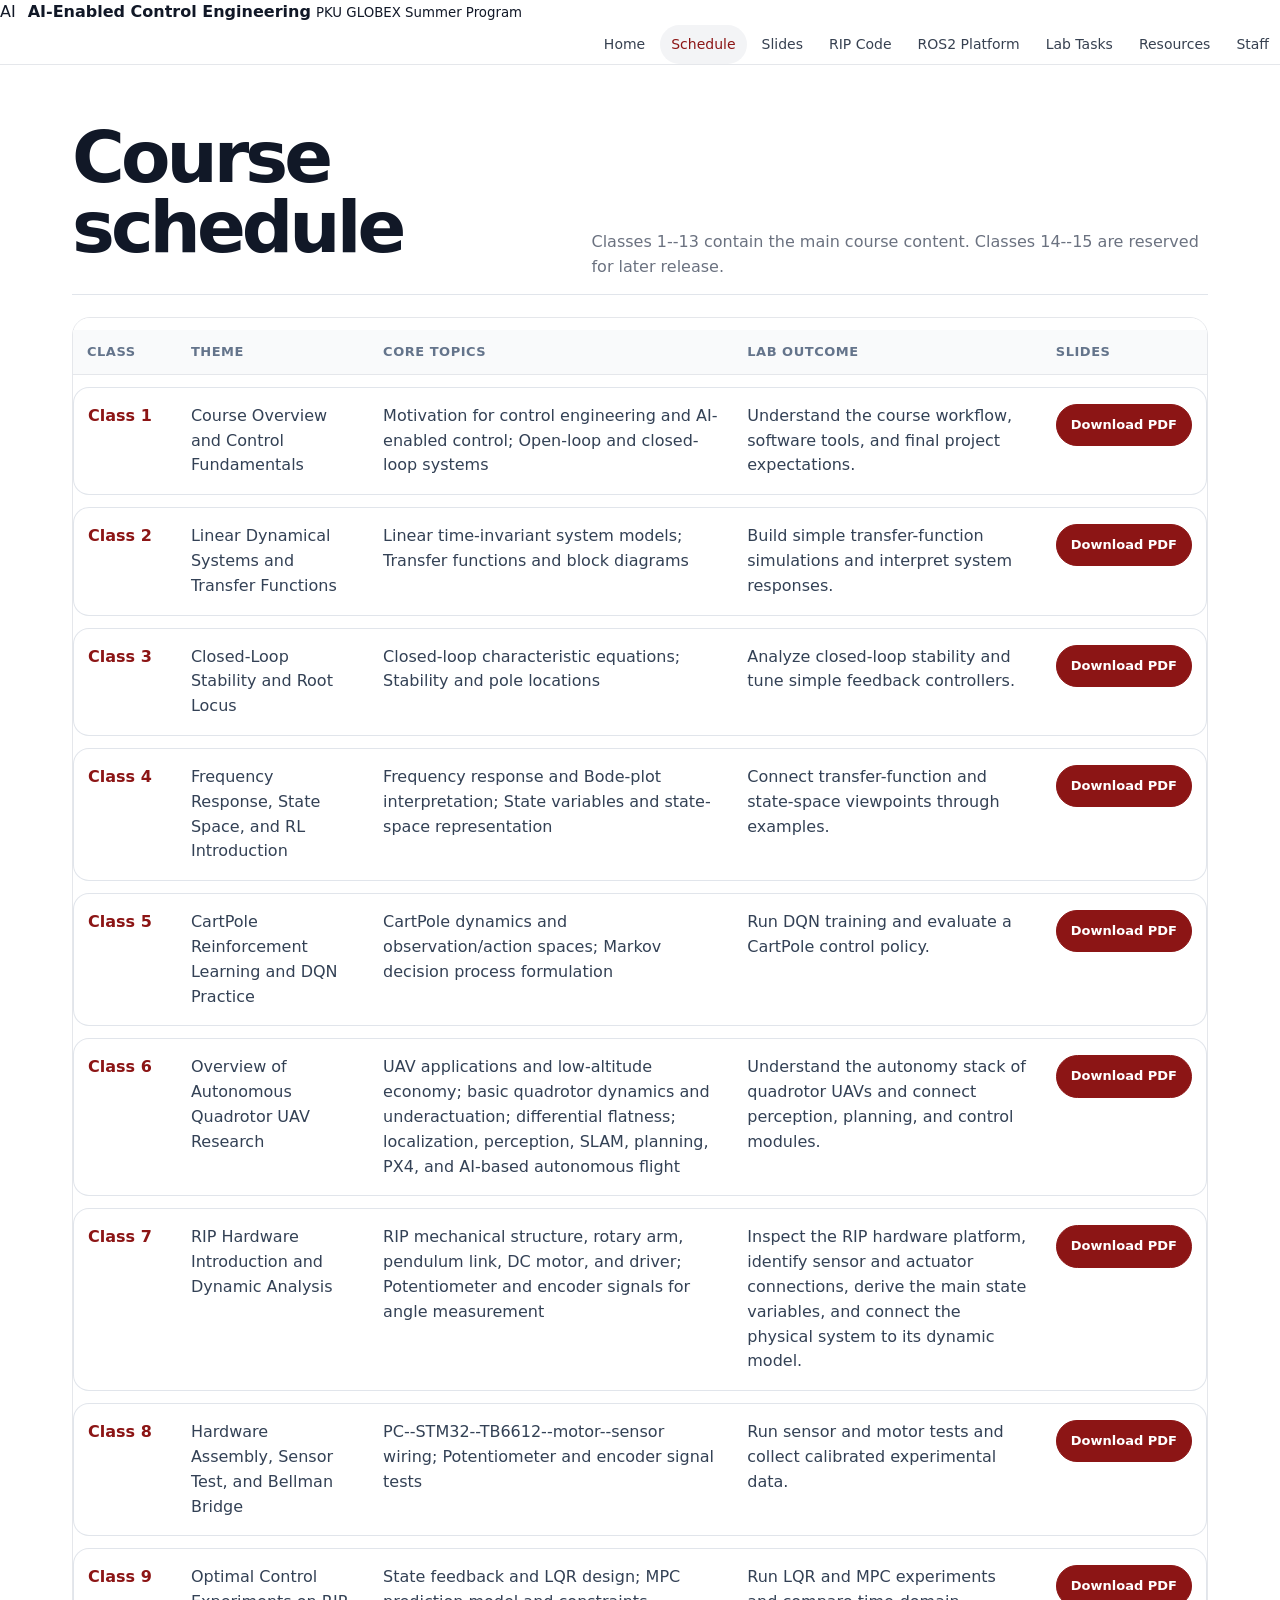
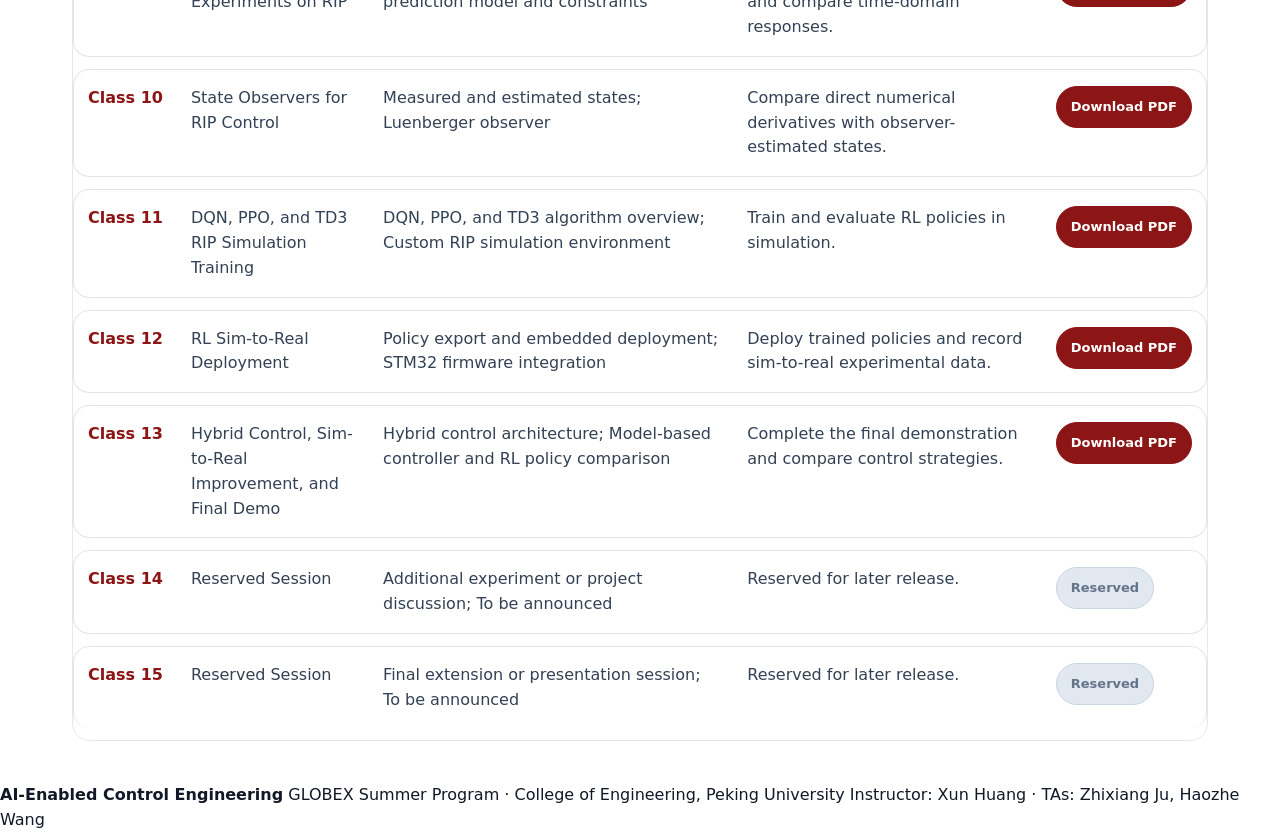
<file: schedule.html>
<!doctype html>
<html lang="en">
<head>
  <meta charset="utf-8">
  <meta name="viewport" content="width=device-width, initial-scale=1">
  <title>Schedule · AI-Enabled Control Engineering</title>
  <link rel="stylesheet" href="assets/css/styles.css">
  <script src="assets/js/course-data.js" defer></script>
  <script src="assets/js/main.js" defer></script>
</head>
<body>
  <header class="site-header">
    <a class="brand" href="index.html">
      <span class="logo">AI</span>
      <span>
        <strong>AI-Enabled Control Engineering</strong>
        <small>PKU GLOBEX Summer Program</small>
      </span>
    </a>
    <nav class="nav-links">
      <a href="index.html">Home</a>
      <a href="schedule.html">Schedule</a>
      <a href="lectures.html">Slides</a>
      <a href="code.html">RIP Code</a>
      <a href="ros2-platform.html">ROS2 Platform</a>
      <a href="tasks.html">Lab Tasks</a>
      <a href="resources.html">Resources</a>
      <a href="staff.html">Staff</a>
    </nav>
  </header>

  <main class="container page">
    <section class="section-head">
      <h1>Course schedule</h1>
      <p>Classes 1--13 contain the main course content. Classes 14--15 are reserved for later release.</p>
    </section>

    <section class="schedule-panel">
      <div class="table-wrap">
        <table class="schedule-table">
          <thead>
            <tr>
              <th>Class</th>
              <th>Theme</th>
              <th>Core topics</th>
              <th>Lab outcome</th>
              <th>Slides</th>
            </tr>
          </thead>
          <tbody>
            
      <tr>
        <td><strong>Class 1</strong></td>
        <td>Course Overview and Control Fundamentals</td>
        <td>Motivation for control engineering and AI-enabled control; Open-loop and closed-loop systems</td>
        <td>Understand the course workflow, software tools, and final project expectations.</td>
        <td><a class="download-btn" href="downloads/slides/Lecture01_Course_Overview_and_Control_Fundamentals.pdf" download>Download PDF</a></td>
      </tr>
    
      <tr>
        <td><strong>Class 2</strong></td>
        <td>Linear Dynamical Systems and Transfer Functions</td>
        <td>Linear time-invariant system models; Transfer functions and block diagrams</td>
        <td>Build simple transfer-function simulations and interpret system responses.</td>
        <td><a class="download-btn" href="downloads/slides/Lecture02_Linear_Dynamical_Systems_and_Transfer_Functions.pdf" download>Download PDF</a></td>
      </tr>
    
      <tr>
        <td><strong>Class 3</strong></td>
        <td>Closed-Loop Stability and Root Locus</td>
        <td>Closed-loop characteristic equations; Stability and pole locations</td>
        <td>Analyze closed-loop stability and tune simple feedback controllers.</td>
        <td><a class="download-btn" href="downloads/slides/Lecture03_Closed_Loop_Stability_and_Root_Locus.pdf" download>Download PDF</a></td>
      </tr>
    
      <tr>
        <td><strong>Class 4</strong></td>
        <td>Frequency Response, State Space, and RL Introduction</td>
        <td>Frequency response and Bode-plot interpretation; State variables and state-space representation</td>
        <td>Connect transfer-function and state-space viewpoints through examples.</td>
        <td><a class="download-btn" href="downloads/slides/Lecture04_Frequency_Response_State_Space_and_RL_Introduction.pdf" download>Download PDF</a></td>
      </tr>
    
      <tr>
        <td><strong>Class 5</strong></td>
        <td>CartPole Reinforcement Learning and DQN Practice</td>
        <td>CartPole dynamics and observation/action spaces; Markov decision process formulation</td>
        <td>Run DQN training and evaluate a CartPole control policy.</td>
        <td><a class="download-btn" href="downloads/slides/Lecture05_CartPole_RL_and_DQN_Practice.pdf" download>Download PDF</a></td>
      </tr>
    
      <tr>
        <td><strong>Class 6</strong></td>
        <td>Overview of Autonomous Quadrotor UAV Research</td>
        <td>UAV applications and low-altitude economy; basic quadrotor dynamics and underactuation; differential flatness; localization, perception, SLAM, planning, PX4, and AI-based autonomous flight</td>
        <td>Understand the autonomy stack of quadrotor UAVs and connect perception, planning, and control modules.</td>
        <td><a class="download-btn" href="downloads/slides/Lecture06_Overview_of_Autonomous_Quadrotor_UAV_Research.pdf" download>Download PDF</a></td>
      </tr>
    
      <tr>
        <td><strong>Class 7</strong></td>
        <td>RIP Hardware Introduction and Dynamic Analysis</td>
        <td>RIP mechanical structure, rotary arm, pendulum link, DC motor, and driver; Potentiometer and encoder signals for angle measurement</td>
        <td>Inspect the RIP hardware platform, identify sensor and actuator connections, derive the main state variables, and connect the physical system to its dynamic model.</td>
        <td><a class="download-btn" href="downloads/slides/Lecture07_RIP_Modeling_Hardware_and_STM32_Setup.pdf" download>Download PDF</a></td>
      </tr>
    
      <tr>
        <td><strong>Class 8</strong></td>
        <td>Hardware Assembly, Sensor Test, and Bellman Bridge</td>
        <td>PC--STM32--TB6612--motor--sensor wiring; Potentiometer and encoder signal tests</td>
        <td>Run sensor and motor tests and collect calibrated experimental data.</td>
        <td><a class="download-btn" href="downloads/manuals/RIP_Class8_Hardware_Wiring_Guide.pdf" download>Download PDF</a></td>
      </tr>
    
      <tr>
        <td><strong>Class 9</strong></td>
        <td>Optimal Control Experiments on RIP</td>
        <td>State feedback and LQR design; MPC prediction model and constraints</td>
        <td>Run LQR and MPC experiments and compare time-domain responses.</td>
        <td><a class="download-btn" href="downloads/manuals/RIP_Class9_LQR_Technical_Manual.pdf" download>Download PDF</a></td>
      </tr>
    
      <tr>
        <td><strong>Class 10</strong></td>
        <td>State Observers for RIP Control</td>
        <td>Measured and estimated states; Luenberger observer</td>
        <td>Compare direct numerical derivatives with observer-estimated states.</td>
        <td><a class="download-btn" href="downloads/manuals/RIP_Class10_MPC_Technical_Manual.pdf" download>Download PDF</a></td>
      </tr>
    
      <tr>
        <td><strong>Class 11</strong></td>
        <td>DQN, PPO, and TD3 RIP Simulation Training</td>
        <td>DQN, PPO, and TD3 algorithm overview; Custom RIP simulation environment</td>
        <td>Train and evaluate RL policies in simulation.</td>
        <td><a class="download-btn" href="downloads/manuals/RIP_Class11_DQN_Technical_Manual.pdf" download>Download PDF</a></td>
      </tr>
    
      <tr>
        <td><strong>Class 12</strong></td>
        <td>RL Sim-to-Real Deployment</td>
        <td>Policy export and embedded deployment; STM32 firmware integration</td>
        <td>Deploy trained policies and record sim-to-real experimental data.</td>
        <td><a class="download-btn" href="downloads/manuals/RIP_Class12_PPO_Technical_Manual.pdf" download>Download PDF</a></td>
      </tr>
    
      <tr>
        <td><strong>Class 13</strong></td>
        <td>Hybrid Control, Sim-to-Real Improvement, and Final Demo</td>
        <td>Hybrid control architecture; Model-based controller and RL policy comparison</td>
        <td>Complete the final demonstration and compare control strategies.</td>
        <td><a class="download-btn" href="downloads/manuals/RIP_Class13_TD3_Technical_Manual.pdf" download>Download PDF</a></td>
      </tr>
    
      <tr>
        <td><strong>Class 14</strong></td>
        <td>Reserved Session</td>
        <td>Additional experiment or project discussion; To be announced</td>
        <td>Reserved for later release.</td>
        <td><span class="download-btn disabled">Reserved</span></td>
      </tr>
    
      <tr>
        <td><strong>Class 15</strong></td>
        <td>Reserved Session</td>
        <td>Final extension or presentation session; To be announced</td>
        <td>Reserved for later release.</td>
        <td><span class="download-btn disabled">Reserved</span></td>
      </tr>
    
          </tbody>
        </table>
      </div>
    </section>
  </main>

  <footer class="site-footer">
    <strong>AI-Enabled Control Engineering</strong>
    <span>GLOBEX Summer Program · College of Engineering, Peking University</span>
    <span>Instructor: Xun Huang · TAs: Zhixiang Ju, Haozhe Wang</span>
  </footer>
</body>
</html>
</file>
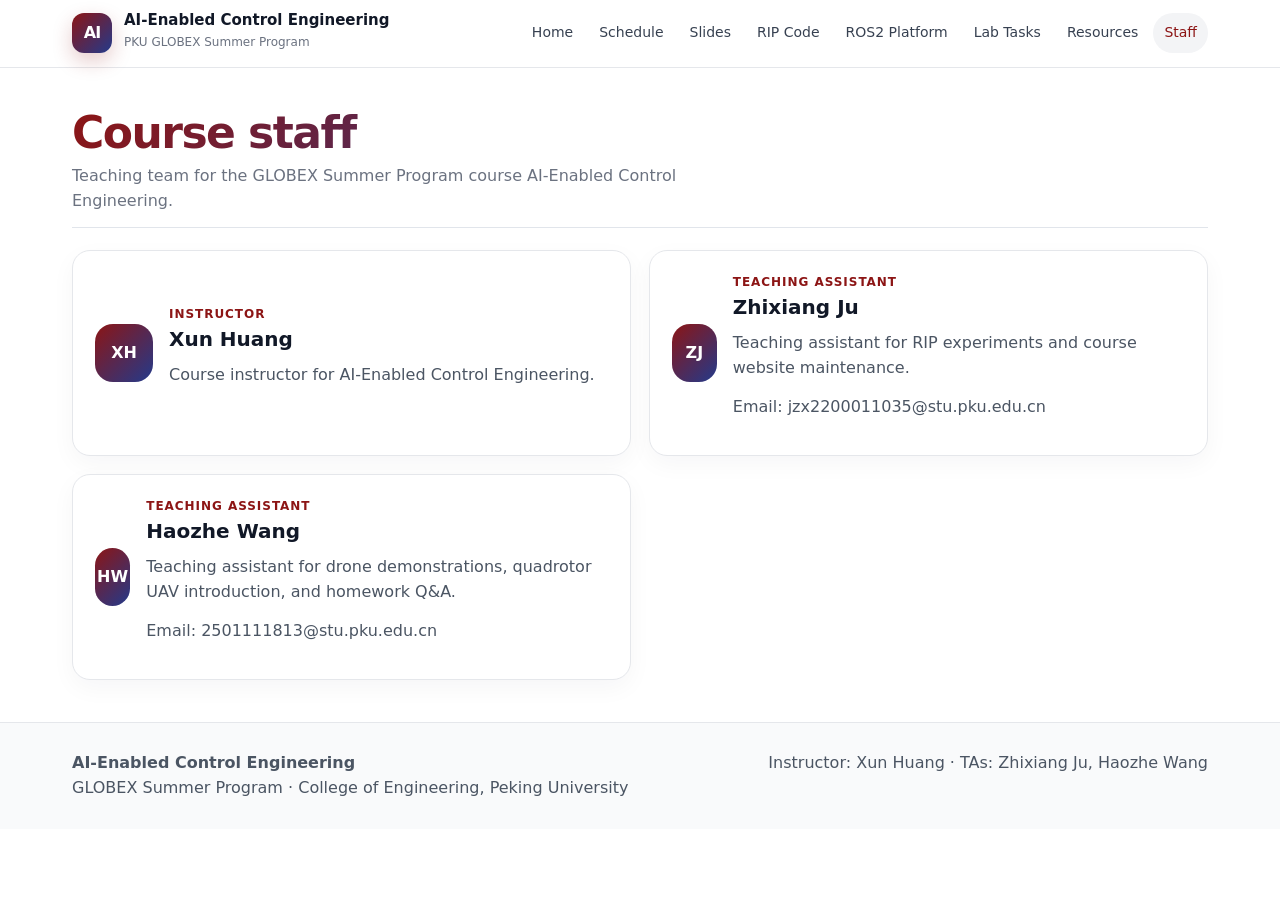
<file: staff.html>
<!doctype html>
<html lang="en">
<head>
  <meta charset="utf-8">
  <meta name="viewport" content="width=device-width, initial-scale=1">
  <title>Staff · AI-Enabled Control Engineering</title>
  <meta name="description" content="Course website for AI-Enabled Control Engineering, PKU College of Engineering GLOBEX Summer Program.">
  <link rel="stylesheet" href="assets/css/styles.css">
</head>
<body>
<header class="site-header">
  <nav class="nav">
    <a class="brand" href="index.html" aria-label="Course home">
      <span class="brand-mark">AI</span>
      <span class="brand-text"><strong>AI-Enabled Control Engineering</strong><span>PKU GLOBEX Summer Program</span></span>
    </a>
    <div class="nav-links">
      <a href="index.html">Home</a>
      <a href="schedule.html">Schedule</a>
      <a href="lectures.html">Slides</a>
      <a href="code.html">RIP Code</a>
      <a href="ros2-platform.html">ROS2 Platform</a>
      <a href="tasks.html">Lab Tasks</a>
      <a href="resources.html">Resources</a>
      <a href="staff.html">Staff</a>
    </div>
  </nav>
</header>
<main class="container">
  <div class="section-head"><div><h2>Course staff</h2><p>Teaching team for the GLOBEX Summer Program course AI-Enabled Control Engineering.</p></div></div>
  <div class="staff-grid">
    <article class="card person"><div class="avatar">XH</div><div><div class="kicker">Instructor</div><h3>Xun Huang</h3><p>Course instructor for AI-Enabled Control Engineering.</p></div></article>
    <article class="card person">
  <div class="avatar">ZJ</div>
  <div>
    <div class="kicker">Teaching Assistant</div>
    <h3>Zhixiang Ju</h3>
    <p>Teaching assistant for RIP experiments and course website maintenance.</p>
    <p class="email">
      Email: <a href="mailto:jzx2200011035@stu.pku.edu.cn">jzx2200011035@stu.pku.edu.cn</a>
    </p>
  </div>
</article>

<article class="card person">
  <div class="avatar">HW</div>
  <div>
    <div class="kicker">Teaching Assistant</div>
    <h3>Haozhe Wang</h3>
    <p>Teaching assistant for drone demonstrations, quadrotor UAV introduction, and homework Q&A.</p>
    <p class="email">
      Email: <a href="mailto:2501111813@stu.pku.edu.cn">2501111813@stu.pku.edu.cn</a>
    </p>
  </div>
</article>
  </div>
</main>
<footer class="footer">
  <div class="container">
    <div><strong>AI-Enabled Control Engineering</strong><br>GLOBEX Summer Program · College of Engineering, Peking University</div>
    <div>Instructor: Xun Huang · TAs: Zhixiang Ju, Haozhe Wang</div>
  </div>
</footer>
<script src="assets/js/course-data.js"></script>
<script src="assets/js/main.js"></script>
</body>
</html>
</file>
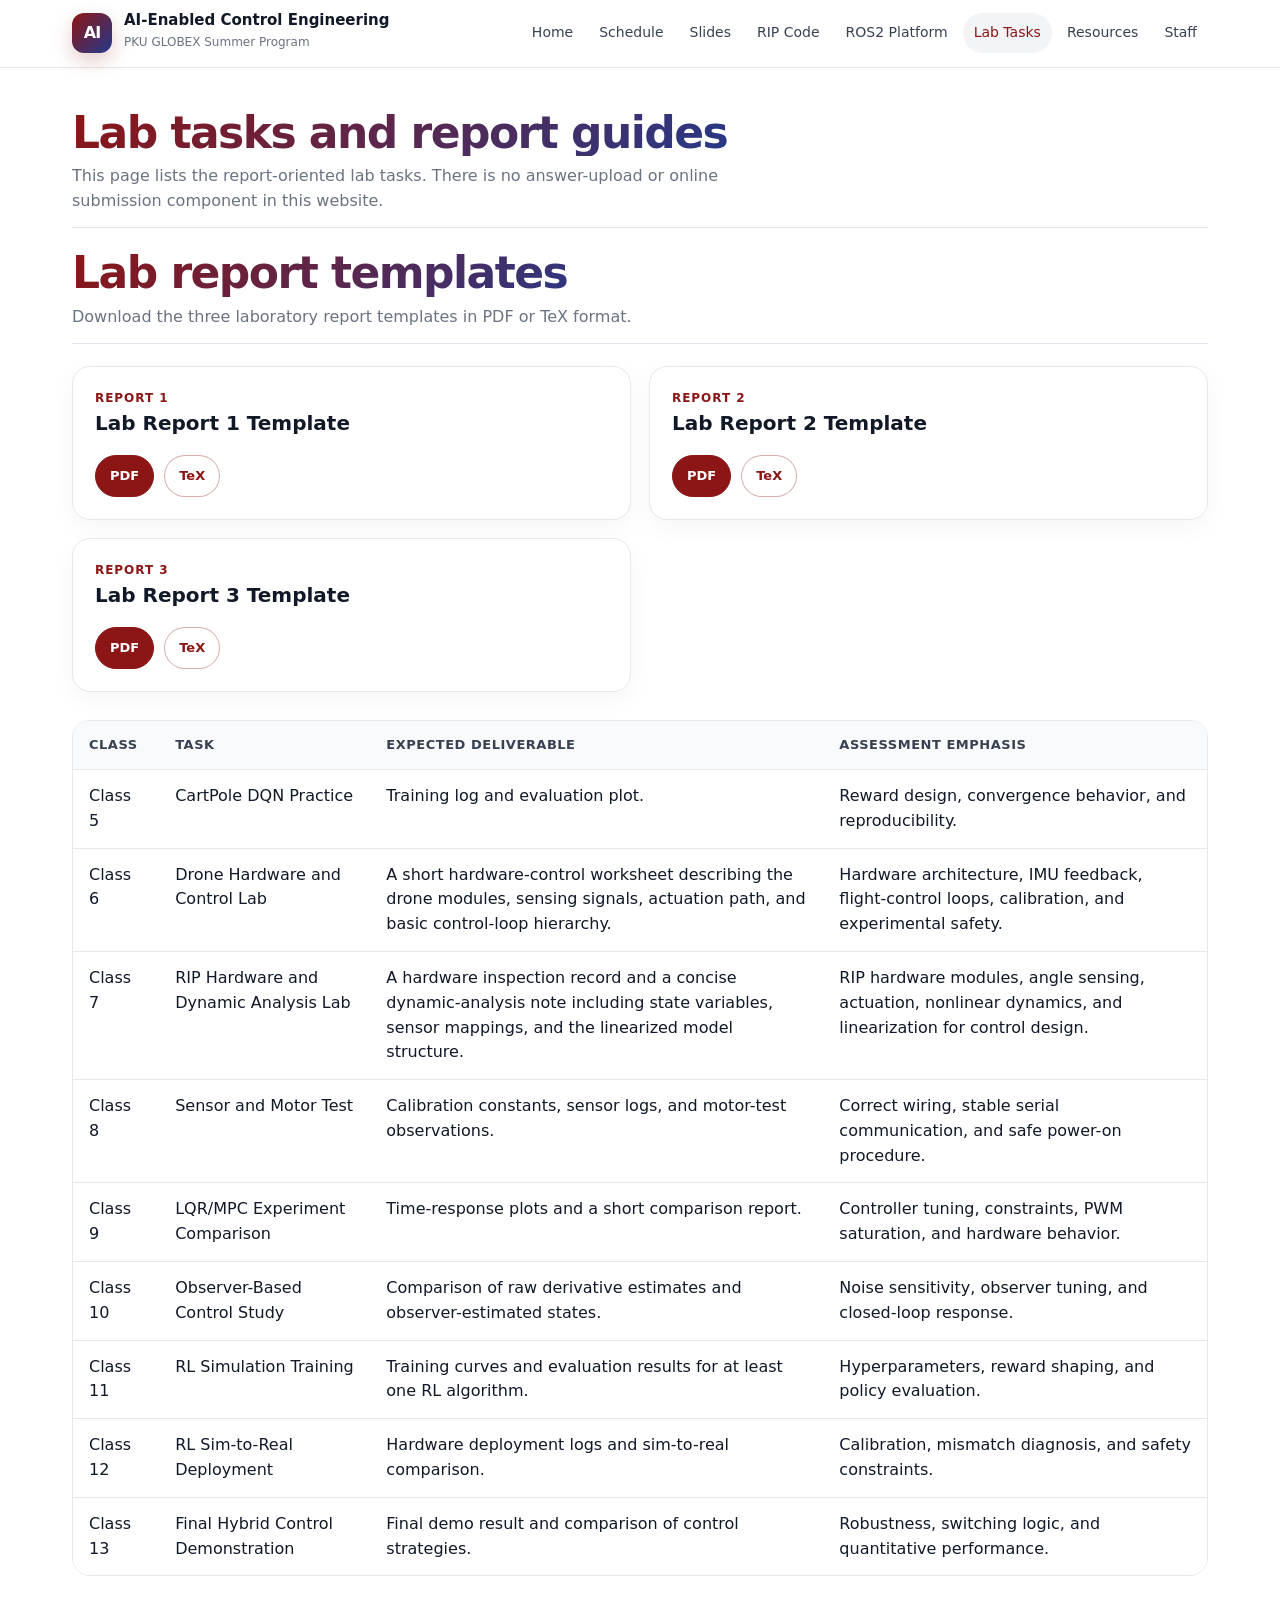
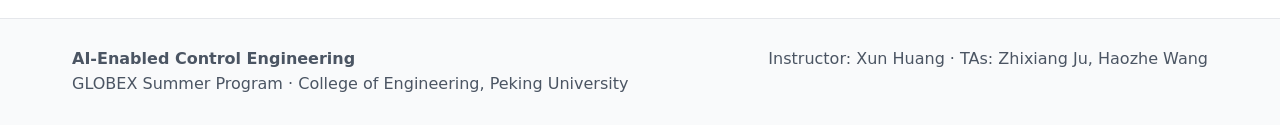
<file: tasks.html>
<!doctype html>
<html lang="en">
<head>
  <meta charset="utf-8">
  <meta name="viewport" content="width=device-width, initial-scale=1">
  <title>Lab Tasks · AI-Enabled Control Engineering</title>
  <meta name="description" content="Course website for AI-Enabled Control Engineering, PKU College of Engineering GLOBEX Summer Program.">
  <link rel="stylesheet" href="assets/css/styles.css">
</head>
<body>
<header class="site-header">
  <nav class="nav">
    <a class="brand" href="index.html" aria-label="Course home">
      <span class="brand-mark">AI</span>
      <span class="brand-text"><strong>AI-Enabled Control Engineering</strong><span>PKU GLOBEX Summer Program</span></span>
    </a>
    <div class="nav-links">
      <a href="index.html">Home</a>
      <a href="schedule.html">Schedule</a>
      <a href="lectures.html">Slides</a>
      <a href="code.html">RIP Code</a>
      <a href="ros2-platform.html">ROS2 Platform</a>
      <a href="tasks.html">Lab Tasks</a>
      <a href="resources.html">Resources</a>
      <a href="staff.html">Staff</a>
    </div>
  </nav>
</header>
<main class="container">
  <div class="section-head"><div><h2>Lab tasks and report guides</h2><p>This page lists the report-oriented lab tasks. There is no answer-upload or online submission component in this website.</p></div></div>
  
<section style="margin-bottom:28px">
  <div class="section-head">
    <div>
      <h2>Lab report templates</h2>
      <p>Download the three laboratory report templates in PDF or TeX format.</p>
    </div>
  </div>

  <div class="grid two">

    <article class="card">
      <div class="kicker">Report 1</div>
      <h3>Lab Report 1 Template</h3>
      <div class="downloads">
        <a class="download-btn" href="downloads/templates/RIP_Lab_Report_1_Template.pdf" download>PDF</a>
        <a class="download-btn ghost" href="downloads/templates/RIP_Lab_Report_1_Template.tex" download>TeX</a>
      </div>
    </article>

    <article class="card">
      <div class="kicker">Report 2</div>
      <h3>Lab Report 2 Template</h3>
      <div class="downloads">
        <a class="download-btn" href="downloads/templates/RIP_Lab_Report_2_Template.pdf" download>PDF</a>
        <a class="download-btn ghost" href="downloads/templates/RIP_Lab_Report_2_Template.tex" download>TeX</a>
      </div>
    </article>

    <article class="card">
      <div class="kicker">Report 3</div>
      <h3>Lab Report 3 Template</h3>
      <div class="downloads">
        <a class="download-btn" href="downloads/templates/RIP_Lab_Report_3_Template.pdf" download>PDF</a>
        <a class="download-btn ghost" href="downloads/templates/RIP_Lab_Report_3_Template.tex" download>TeX</a>
      </div>
    </article>

  </div>
</section>

<div class="table-wrap"><table>
    <thead><tr><th>Class</th><th>Task</th><th>Expected deliverable</th><th>Assessment emphasis</th></tr></thead>
    <tbody data-tasks></tbody>
  </table></div>
</main>
<footer class="footer">
  <div class="container">
    <div><strong>AI-Enabled Control Engineering</strong><br>GLOBEX Summer Program · College of Engineering, Peking University</div>
    <div>Instructor: Xun Huang · TAs: Zhixiang Ju, Haozhe Wang</div>
  </div>
</footer>
<script src="assets/js/course-data.js"></script>
<script src="assets/js/main.js"></script>
</body>
</html>
</file>
<file: assets/css/styles.css>
:root {
  --pku-red: #8c1515;
  --pku-dark: #1f2937;
  --pku-ink: #111827;
  --muted: #6b7280;
  --line: #e5e7eb;
  --soft: #f8fafc;
  --card: #ffffff;
  --blue: #233a8b;
  --gold: #c28f2c;
  --radius: 18px;
  --shadow: 0 18px 45px rgba(15, 23, 42, 0.10);
}
* { box-sizing: border-box; }
html { scroll-behavior: smooth; }
body { margin: 0; font-family: Inter, ui-sans-serif, system-ui, -apple-system, BlinkMacSystemFont, "Segoe UI", sans-serif; color: var(--pku-ink); background: #fff; line-height: 1.55; }
a { color: inherit; text-decoration: none; }
img { max-width: 100%; display: block; }
.site-header { position: sticky; top: 0; z-index: 50; background: rgba(255,255,255,0.94); border-bottom: 1px solid var(--line); backdrop-filter: blur(16px); }
.nav { max-width: 1180px; margin: 0 auto; padding: 13px 22px; display: flex; align-items: center; justify-content: space-between; gap: 18px; }
.brand { display: flex; align-items: center; gap: 12px; min-width: 260px; }
.brand-mark { width: 40px; height: 40px; border-radius: 12px; background: linear-gradient(135deg, var(--pku-red), var(--blue)); color: white; display:grid; place-items:center; font-weight: 900; letter-spacing: -1px; box-shadow: 0 8px 20px rgba(140,21,21,.22); }
.brand-text strong { display: block; line-height: 1.05; font-size: 15px; }
.brand-text span { color: var(--muted); font-size: 12px; }
.nav-links { display: flex; align-items: center; gap: 4px; flex-wrap: wrap; justify-content: flex-end; }
.nav-links a { padding: 9px 11px; border-radius: 999px; font-size: 14px; color: #374151; }
.nav-links a:hover, .nav-links a.active { background: #f3f4f6; color: var(--pku-red); }
.hero { background: radial-gradient(circle at 20% 10%, rgba(140,21,21,.14), transparent 30%), radial-gradient(circle at 80% 10%, rgba(35,58,139,.15), transparent 35%), linear-gradient(180deg, #fff, #f8fafc); border-bottom: 1px solid var(--line); }
.hero-inner { max-width: 1180px; margin: 0 auto; padding: 68px 22px 56px; display: grid; grid-template-columns: 1.15fr .85fr; gap: 36px; align-items: center; }
.eyebrow { display: inline-flex; align-items: center; gap: 8px; color: var(--pku-red); font-weight: 800; font-size: 13px; letter-spacing: .08em; text-transform: uppercase; }
.eyebrow::before { content: ""; width: 32px; height: 3px; border-radius: 99px; background: var(--pku-red); }
h1 { font-size: clamp(38px, 7vw, 72px); line-height: .96; margin: 16px 0 18px; letter-spacing: -0.055em; }
.hero p { font-size: 18px; color: #374151; max-width: 720px; }
.hero-card { background: rgba(255,255,255,.88); border: 1px solid var(--line); border-radius: 28px; box-shadow: var(--shadow); overflow: hidden; }
.hero-card img { width: 100%; max-height: 310px; object-fit: contain; background: white; padding: 22px; }
.hero-card-body { padding: 22px; border-top: 1px solid var(--line); }
.hero-card-body h3 { margin: 0 0 8px; }
.hero-actions { display:flex; gap: 12px; flex-wrap: wrap; margin-top: 26px; }
.btn { display: inline-flex; align-items: center; justify-content: center; gap: 8px; padding: 12px 16px; border-radius: 999px; font-weight: 800; border: 1px solid var(--line); background: #fff; }
.btn.primary { background: var(--pku-red); color: #fff; border-color: var(--pku-red); }
.btn:hover { transform: translateY(-1px); box-shadow: 0 10px 20px rgba(15,23,42,.08); }
.container { max-width: 1180px; margin: 0 auto; padding: 42px 22px; }
.section-head { display:flex; justify-content:space-between; align-items:end; gap: 16px; margin-bottom: 22px; }
.section-head h2 { font-size: clamp(28px, 4vw, 44px); line-height: 1.05; letter-spacing: -.035em; margin: 0; }
.section-head p { color: var(--muted); max-width: 680px; margin: 8px 0 0; }
.grid { display: grid; gap: 18px; }
.grid.cards { grid-template-columns: repeat(3, minmax(0, 1fr)); }
.grid.two { grid-template-columns: repeat(2, minmax(0, 1fr)); }
.card { background: var(--card); border: 1px solid var(--line); border-radius: var(--radius); padding: 22px; box-shadow: 0 8px 25px rgba(15,23,42,.04); }
.card h3 { margin: 0 0 8px; font-size: 20px; }
.card p { color: #4b5563; margin: 0 0 14px; }
.kicker { color: var(--pku-red); font-size: 12px; font-weight: 900; letter-spacing: .08em; text-transform: uppercase; }
.pill-row { display:flex; flex-wrap: wrap; gap: 8px; margin-top: 14px; }
.pill { background: #f3f4f6; border: 1px solid #e5e7eb; color: #374151; border-radius: 999px; padding: 6px 9px; font-size: 12px; font-weight: 700; }
.feature-strip { background: var(--pku-dark); color: #fff; }
.feature-strip .container { padding-block: 34px; }
.stats { display:grid; grid-template-columns: repeat(4, minmax(0,1fr)); gap: 18px; }
.stat { border: 1px solid rgba(255,255,255,.16); border-radius: 18px; padding: 18px; background: rgba(255,255,255,.05); }
.stat strong { display:block; font-size: 30px; line-height:1; }
.stat span { color: #cbd5e1; font-size: 13px; }
.timeline { position: relative; display: grid; gap: 16px; }
.lecture-card { display:grid; grid-template-columns: 116px 1fr; gap: 18px; align-items:start; background: #fff; border: 1px solid var(--line); border-radius: 20px; padding: 20px; box-shadow: 0 8px 20px rgba(15,23,42,.04); }
.lecture-no { background: linear-gradient(135deg, var(--pku-red), var(--blue)); color: white; border-radius: 18px; min-height: 92px; display:flex; flex-direction:column; justify-content:center; align-items:center; font-weight: 900; }
.lecture-no span { font-size: 13px; opacity:.85; }
.lecture-no strong { font-size: 34px; line-height:1; }
.lecture-card h3 { margin: 0 0 6px; font-size: 22px; }
.lecture-card p { margin: 0 0 12px; color: #4b5563; }
ul.clean { margin: 10px 0 0; padding-left: 18px; color: #374151; }
.downloads { display:flex; flex-wrap: wrap; gap: 10px; margin-top: 14px; }
.downloads a { border: 1px solid var(--line); border-radius: 999px; padding: 8px 11px; font-size: 13px; font-weight: 800; background: #f9fafb; }
.downloads a:hover { color: var(--pku-red); background: #fff7ed; }
.table-wrap { overflow-x:auto; border: 1px solid var(--line); border-radius: 18px; }
table { width: 100%; border-collapse: collapse; background: #fff; }
th, td { padding: 14px 16px; border-bottom: 1px solid var(--line); text-align: left; vertical-align: top; }
th { background: #f9fafb; color: #374151; font-size: 13px; text-transform: uppercase; letter-spacing: .04em; }
tr:last-child td { border-bottom: none; }
.notice { background: #fff7ed; border: 1px solid #fed7aa; color: #7c2d12; border-radius: 16px; padding: 16px 18px; }
.staff-grid { display:grid; grid-template-columns: 1fr 1fr; gap: 18px; }
.person { display:flex; gap: 16px; align-items:center; }
.avatar { width: 58px; height:58px; border-radius: 18px; background: linear-gradient(135deg, var(--pku-red), var(--blue)); color:white; display:grid; place-items:center; font-weight:900; }
.footer { border-top: 1px solid var(--line); background: #f9fafb; color: #4b5563; }
.footer .container { padding-block: 28px; display:flex; justify-content:space-between; gap:18px; flex-wrap:wrap; }
pre, code { font-family: ui-monospace, SFMono-Regular, Menlo, Consolas, monospace; }
pre { background: #111827; color: #e5e7eb; border-radius: 16px; padding: 16px; overflow:auto; }
@media (max-width: 860px) {
  .hero-inner, .grid.cards, .grid.two, .staff-grid, .stats { grid-template-columns: 1fr; }
  .section-head { display:block; }
  .lecture-card { grid-template-columns: 1fr; }
  .lecture-no { min-height: 68px; flex-direction: row; gap: 8px; justify-content:flex-start; padding-left: 18px; }
  .brand { min-width:auto; }
  .nav { align-items:flex-start; flex-direction:column; }
  .nav-links { justify-content:flex-start; }
}

/* ===== 2026 course material redesign ===== */

.timeline {
  display: grid;
  gap: 20px;
}

.lecture-card.modern {
  position: relative;
  overflow: hidden;
  display: grid;
  grid-template-columns: 118px 1fr;
  gap: 22px;
  padding: 24px;
  border-radius: 24px;
  border: 1px solid rgba(148, 163, 184, 0.35);
  background:
    linear-gradient(135deg, rgba(255,255,255,0.98), rgba(248,250,252,0.96)),
    radial-gradient(circle at 100% 0%, rgba(140,21,21,0.10), transparent 30%);
  box-shadow: 0 16px 40px rgba(15, 23, 42, 0.08);
}

.lecture-card.modern::before {
  content: "";
  position: absolute;
  inset: 0 auto 0 0;
  width: 6px;
  background: linear-gradient(180deg, var(--pku-red), var(--blue));
}

.lecture-card.modern.is-pending {
  background:
    repeating-linear-gradient(
      -45deg,
      rgba(248,250,252,0.98),
      rgba(248,250,252,0.98) 12px,
      rgba(241,245,249,0.98) 12px,
      rgba(241,245,249,0.98) 24px
    );
  opacity: 0.92;
}

.lecture-card.modern.is-pending::before {
  background: #cbd5e1;
}

.lecture-no {
  background: linear-gradient(135deg, var(--pku-red), var(--blue));
  color: white;
  border-radius: 20px;
  min-height: 108px;
  display: flex;
  flex-direction: column;
  justify-content: center;
  align-items: center;
  box-shadow: 0 14px 28px rgba(140, 21, 21, 0.18);
}

.is-pending .lecture-no {
  background: linear-gradient(135deg, #94a3b8, #64748b);
  box-shadow: none;
}

.lecture-no span {
  font-size: 13px;
  font-weight: 800;
  opacity: 0.88;
  text-transform: uppercase;
  letter-spacing: 0.08em;
}

.lecture-no strong {
  font-size: 40px;
  line-height: 1;
  font-weight: 950;
}

.lecture-main h3,
.code-card.modern h3 {
  margin: 8px 0 8px;
  font-size: 24px;
  line-height: 1.15;
  letter-spacing: -0.025em;
}

.lecture-focus,
.code-card.modern p {
  color: #475569;
  font-size: 15.5px;
  margin-bottom: 14px;
}

.lecture-topline,
.code-card-head {
  display: flex;
  align-items: center;
  justify-content: space-between;
  gap: 12px;
  flex-wrap: wrap;
}

.status {
  display: inline-flex;
  align-items: center;
  border-radius: 999px;
  padding: 6px 10px;
  font-size: 12px;
  font-weight: 850;
  border: 1px solid transparent;
}

.status.ready {
  background: #ecfdf5;
  color: #047857;
  border-color: #a7f3d0;
}

.status.pending {
  background: #f1f5f9;
  color: #64748b;
  border-color: #cbd5e1;
}

.lab-line {
  margin: 14px 0 0;
  padding: 12px 14px;
  border-left: 4px solid var(--gold);
  background: #fffbeb;
  border-radius: 12px;
  color: #475569;
}

.downloads {
  display: flex;
  flex-wrap: wrap;
  gap: 10px;
  margin-top: 16px;
}

.download-btn,
.downloads a {
  display: inline-flex;
  align-items: center;
  justify-content: center;
  border-radius: 999px;
  padding: 10px 14px;
  font-size: 13px;
  font-weight: 850;
  border: 1px solid var(--pku-red);
  background: var(--pku-red);
  color: white;
  transition: transform 0.15s ease, box-shadow 0.15s ease;
}

.download-btn:hover,
.downloads a:hover {
  transform: translateY(-1px);
  box-shadow: 0 12px 22px rgba(140, 21, 21, 0.18);
  background: #7a1010;
  color: white;
}

.download-btn.disabled {
  cursor: not-allowed;
  border-color: #cbd5e1;
  background: #e2e8f0;
  color: #64748b;
  box-shadow: none;
}

.grid.cards[data-code] {
  grid-template-columns: repeat(2, minmax(0, 1fr));
}

.code-card.modern {
  position: relative;
  padding: 24px;
  border-radius: 24px;
  border: 1px solid rgba(148, 163, 184, 0.35);
  background:
    radial-gradient(circle at 100% 0%, rgba(35,58,139,0.10), transparent 32%),
    #ffffff;
  box-shadow: 0 16px 40px rgba(15, 23, 42, 0.07);
}

.code-card.modern::before {
  content: "</>";
  position: absolute;
  right: 22px;
  bottom: 16px;
  color: rgba(35, 58, 139, 0.08);
  font-size: 56px;
  font-weight: 950;
  letter-spacing: -0.08em;
}

.pill-row {
  display: flex;
  flex-wrap: wrap;
  gap: 8px;
  margin: 14px 0 4px;
}

.pill {
  background: #f8fafc;
  border: 1px solid #e2e8f0;
  color: #334155;
  border-radius: 999px;
  padding: 6px 10px;
  font-size: 12px;
  font-weight: 750;
}

.section-head {
  padding-bottom: 14px;
  border-bottom: 1px solid rgba(148, 163, 184, 0.28);
}

.section-head h2 {
  background: linear-gradient(135deg, var(--pku-red), var(--blue));
  -webkit-background-clip: text;
  background-clip: text;
  color: transparent;
}

@media (max-width: 860px) {
  .lecture-card.modern {
    grid-template-columns: 1fr;
  }

  .lecture-no {
    min-height: 72px;
    flex-direction: row;
    justify-content: flex-start;
    padding-left: 20px;
    gap: 10px;
  }

  .grid.cards[data-code] {
    grid-template-columns: 1fr;
  }
}

/* ===== layout fix for 1--15 course pages ===== */
html, body {
  overflow-x: hidden;
}

.container,
.page,
main {
  max-width: 1180px;
  margin-left: auto;
  margin-right: auto;
  box-sizing: border-box;
}

.page {
  padding-left: 22px;
  padding-right: 22px;
}

.timeline,
.grid.cards,
.schedule-panel,
.table-wrap {
  width: 100%;
  max-width: 100%;
  box-sizing: border-box;
}

.lecture-card.modern,
.code-card.modern {
  max-width: 100%;
  box-sizing: border-box;
}

.lecture-topline,
.code-card-head {
  justify-content: flex-start;
}

.lecture-topline .status,
.code-card-head .status {
  margin-left: auto;
}

.table-wrap {
  overflow-x: auto;
}

.schedule-table {
  width: 100%;
  border-collapse: separate;
  border-spacing: 0 12px;
}

.schedule-table th {
  text-align: left;
  padding: 12px 14px;
  font-size: 13px;
  color: #64748b;
  text-transform: uppercase;
  letter-spacing: 0.04em;
}

.schedule-table td {
  background: #ffffff;
  padding: 16px 14px;
  border-top: 1px solid rgba(148, 163, 184, 0.28);
  border-bottom: 1px solid rgba(148, 163, 184, 0.28);
  vertical-align: top;
  color: #334155;
}

.schedule-table td:first-child {
  border-left: 1px solid rgba(148, 163, 184, 0.28);
  border-radius: 16px 0 0 16px;
  color: var(--pku-red);
  white-space: nowrap;
}

.schedule-table td:last-child {
  border-right: 1px solid rgba(148, 163, 184, 0.28);
  border-radius: 0 16px 16px 0;
  white-space: nowrap;
}

@media (max-width: 860px) {
  .page {
    padding-left: 14px;
    padding-right: 14px;
  }

  .schedule-table {
    min-width: 920px;
  }
}


/* ===== ros2-platform-page ===== */
.ros2-page {
  max-width: 1120px;
}

.ros2-hero {
  position: relative;
  overflow: hidden;
  border-radius: 30px;
  padding: 42px;
  margin-bottom: 28px;
  color: #0f172a;
  border: 1px solid rgba(148, 163, 184, 0.30);
  background:
    radial-gradient(circle at 92% 12%, rgba(35,58,139,0.20), transparent 34%),
    linear-gradient(135deg, #ffffff 0%, #f8fafc 58%, #fff7ed 100%);
  box-shadow: 0 20px 54px rgba(15, 23, 42, 0.10);
}

.ros2-hero h1 {
  max-width: 820px;
  margin: 10px 0 14px;
  font-size: clamp(36px, 6vw, 64px);
  line-height: 0.96;
  letter-spacing: -0.055em;
  color: var(--pku-red);
}

.ros2-hero .lead {
  max-width: 820px;
  color: #475569;
  font-size: 18px;
  line-height: 1.7;
}

.download-btn.ghost {
  background: #ffffff;
  color: var(--pku-red);
  border-color: rgba(140, 21, 21, 0.35);
}

.ros2-grid {
  display: grid;
  grid-template-columns: repeat(2, minmax(0, 1fr));
  gap: 18px;
  margin: 26px 0;
}

.ros2-card,
.ros2-section {
  border: 1px solid rgba(148, 163, 184, 0.30);
  background: #ffffff;
  border-radius: 24px;
  padding: 24px;
  box-shadow: 0 14px 36px rgba(15, 23, 42, 0.06);
}

.ros2-card h2,
.ros2-section h2 {
  margin: 0 0 12px;
  color: #111827;
  letter-spacing: -0.025em;
}

.ros2-card p,
.ros2-section p,
.steps li {
  color: #475569;
  line-height: 1.68;
}

.ros2-section {
  margin: 22px 0;
}

.module-list {
  display: grid;
  grid-template-columns: repeat(2, minmax(0, 1fr));
  gap: 14px;
}

.module-list article {
  border-radius: 18px;
  padding: 18px;
  background: #f8fafc;
  border: 1px solid rgba(226, 232, 240, 0.95);
}

.module-list h3 {
  margin: 0 0 8px;
  color: var(--pku-red);
}

.flow {
  display: grid;
  grid-template-columns: 1fr auto 1fr auto 1fr auto 1fr;
  align-items: center;
  gap: 10px;
  margin: 18px 0;
}

.flow div {
  min-height: 84px;
  border-radius: 18px;
  background: linear-gradient(135deg, #f8fafc, #eef2ff);
  border: 1px solid rgba(148, 163, 184, 0.28);
  padding: 16px;
  font-weight: 900;
  color: #0f172a;
}

.flow small {
  display: block;
  margin-top: 6px;
  font-weight: 650;
  color: #64748b;
}

.flow span {
  color: var(--pku-red);
  font-weight: 950;
  font-size: 24px;
}

.steps {
  padding-left: 22px;
}

.steps li {
  margin: 14px 0;
}

pre {
  overflow-x: auto;
  border-radius: 16px;
  padding: 14px 16px;
  background: #0f172a;
  color: #e5e7eb;
}

code {
  border-radius: 7px;
  padding: 2px 6px;
  background: #f1f5f9;
  color: #8c1515;
  font-weight: 700;
}

pre code {
  background: transparent;
  color: inherit;
  padding: 0;
}

.warning-panel {
  border-color: rgba(217, 119, 6, 0.30);
  background: linear-gradient(135deg, #fffbeb, #ffffff);
}

@media (max-width: 900px) {
  .ros2-grid,
  .module-list {
    grid-template-columns: 1fr;
  }

  .flow {
    grid-template-columns: 1fr;
  }

  .flow span {
    text-align: center;
    transform: rotate(90deg);
  }

  .ros2-hero {
    padding: 28px;
  }
}
</file>
